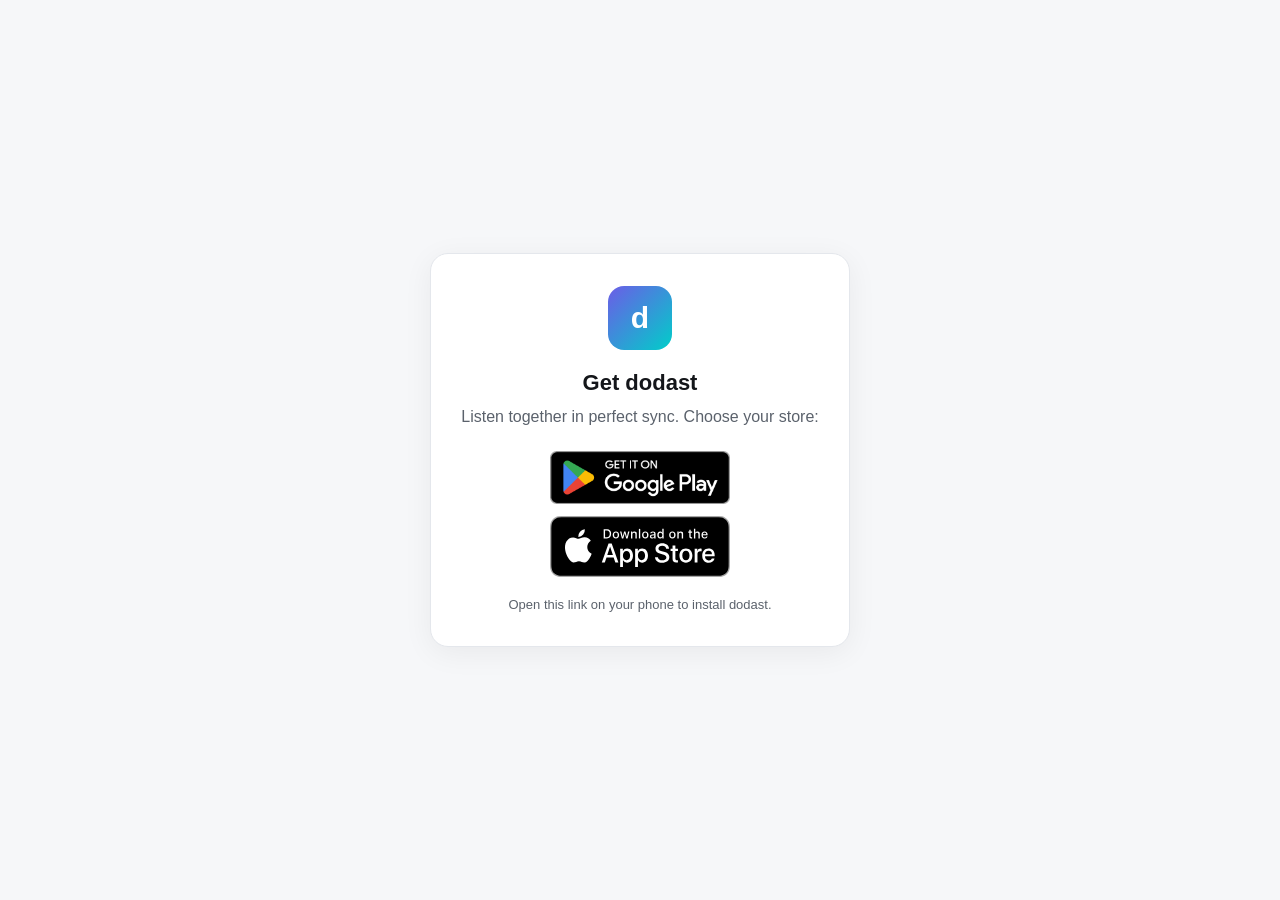
<file: get/index.html>
<!doctype html>
<html lang="en">
<head>
<meta charset="utf-8">
<meta name="viewport" content="width=device-width, initial-scale=1">
<meta name="robots" content="noindex">
<title>Get dodast</title>
<style>
  :root{
    --bg:#f6f7f9; --card:#ffffff; --fg:#14161a; --muted:#5b626c;
    --border:#e4e7ec; --accent:#6c5ce7;
  }
  @media (prefers-color-scheme: dark){
    :root{
      --bg:#0e1013; --card:#171a1f; --fg:#f2f4f7; --muted:#a4abb5;
      --border:#262b32; --accent:#8b7bf0;
    }
  }
  *{box-sizing:border-box}
  html,body{margin:0;height:100%}
  body{
    background:var(--bg); color:var(--fg);
    font:16px/1.5 -apple-system,BlinkMacSystemFont,"Segoe UI",Roboto,Helvetica,Arial,sans-serif;
    display:flex; align-items:center; justify-content:center; padding:24px;
  }
  .card{
    background:var(--card); border:1px solid var(--border); border-radius:18px;
    max-width:420px; width:100%; padding:32px 26px; text-align:center;
    box-shadow:0 6px 30px rgba(0,0,0,.06);
  }
  .logo{
    width:64px;height:64px;border-radius:16px;margin:0 auto 16px;
    background:linear-gradient(135deg,var(--accent),#00cec9);
    display:flex;align-items:center;justify-content:center;color:#fff;font-weight:800;font-size:30px;
  }
  h1{font-size:22px;margin:0 0 6px}
  p{color:var(--muted);margin:0 0 22px}
  .badges{display:flex;flex-direction:column;align-items:center;gap:12px}
  .store-badge{display:inline-flex}
  .store-badge img{display:block;width:180px;max-width:100%;height:auto}
  .hint{margin-top:18px;font-size:13px;color:var(--muted)}
  .hint a{color:var(--accent)}
</style>
</head>
<body>
<main class="card">
  <div class="logo">d</div>
  <h1>Get dodast</h1>
  <p>Listen together in perfect sync. Choose your store:</p>
  <div class="badges" id="badges"></div>
  <div class="hint" id="hint"></div>
</main>
<script>
(function(){
  var PLAY_URL = "https://play.google.com/store/apps/details?id=com.mkhakpaki.dodast";
  var APP_STORE_URL = "https://apps.apple.com/app/id6790904205";

  // Preserve ALL incoming query params verbatim on redirect.
  var rawQuery = location.search.replace(/^\?/, "");
  function play(){ return rawQuery ? PLAY_URL + "&" + rawQuery : PLAY_URL; }
  function appStore(){ return APP_STORE_URL + location.search; }

  var ua = navigator.userAgent || "";
  var isAndroid = /Android/i.test(ua);
  // iPadOS 13+ masquerades as Mac; treat touch-capable Macs as iPad.
  var isIOS = /iPhone|iPad|iPod/i.test(ua) || (/Macintosh/i.test(ua) && "ontouchend" in document);

  var badges = document.getElementById("badges");
  var hint = document.getElementById("hint");

  function playBadge(){
    return '<a class="store-badge" href="'+play()+'" aria-label="Get it on Google Play">'+
           '<img src="../google-play-badge.png" alt="Get it on Google Play" width="180"></a>';
  }
  function appStoreBadge(){
    return '<a class="store-badge" href="'+appStore()+'" aria-label="Download on the App Store">'+
           '<img src="../app-store-badge.svg" alt="Download on the App Store" width="180"></a>';
  }

  if (isAndroid){
    badges.innerHTML = playBadge() + appStoreBadge();
    hint.innerHTML = 'Taking you to Google Play&hellip; <a href="'+play()+'">Open manually</a>';
    location.replace(play());
  } else if (isIOS){
    badges.innerHTML = appStoreBadge() + playBadge();
    hint.innerHTML = 'Taking you to the App Store&hellip; <a href="'+appStore()+'">Open manually</a>';
    location.replace(appStore());
  } else {
    // Desktop / everything else: offer both, redirect nowhere.
    badges.innerHTML = playBadge() + appStoreBadge();
    hint.textContent = "Open this link on your phone to install dodast.";
  }
})();
</script>
</body>
</html>
</file>
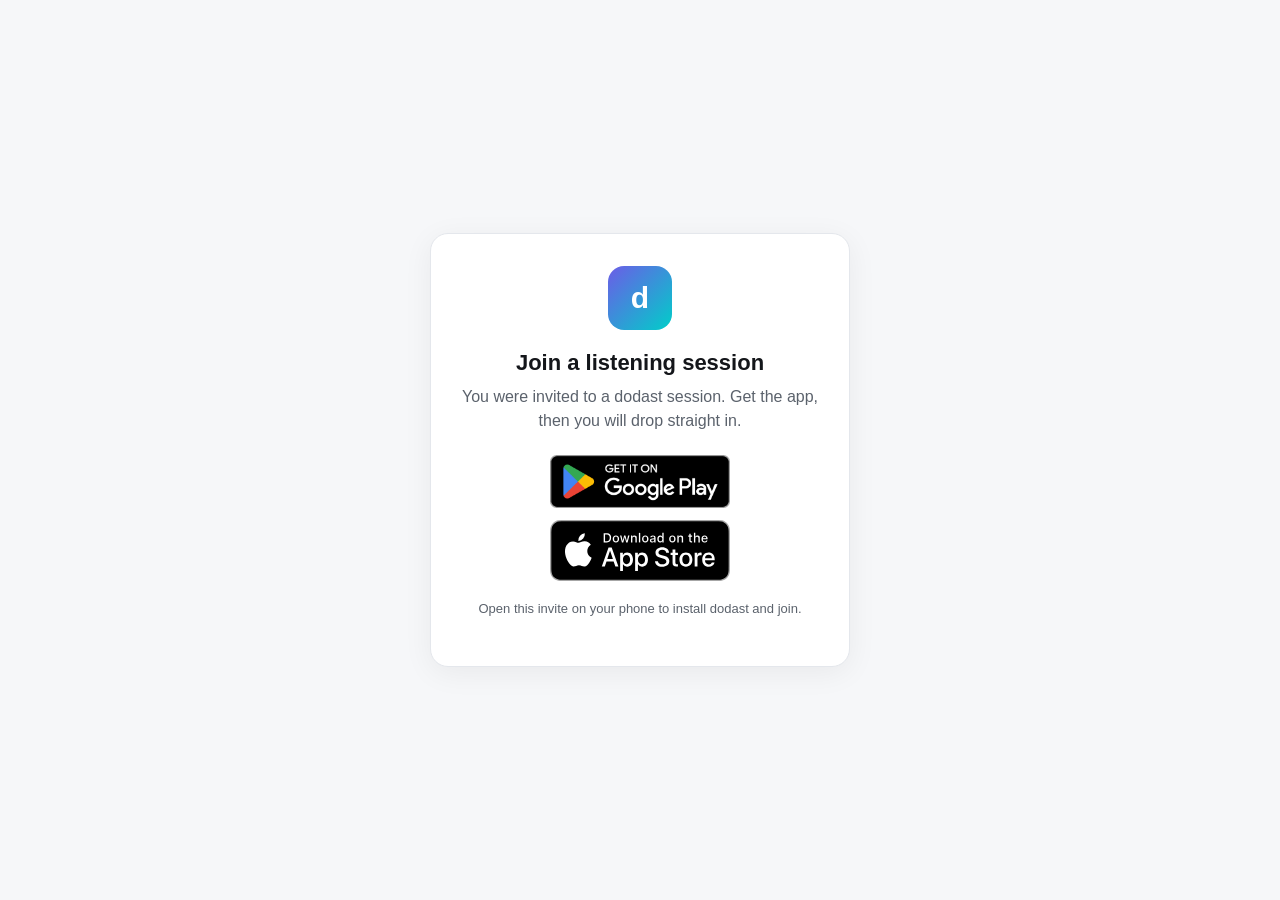
<file: join/index.html>
<!doctype html>
<html lang="en">
<head>
<meta charset="utf-8">
<meta name="viewport" content="width=device-width, initial-scale=1">
<meta name="robots" content="noindex">
<title>Join a dodast session</title>
<style>
  :root{
    --bg:#f6f7f9; --card:#ffffff; --fg:#14161a; --muted:#5b626c;
    --border:#e4e7ec; --accent:#6c5ce7;
  }
  @media (prefers-color-scheme: dark){
    :root{
      --bg:#0e1013; --card:#171a1f; --fg:#f2f4f7; --muted:#a4abb5;
      --border:#262b32; --accent:#8b7bf0;
    }
  }
  *{box-sizing:border-box}
  html,body{margin:0;height:100%}
  body{
    background:var(--bg); color:var(--fg);
    font:16px/1.5 -apple-system,BlinkMacSystemFont,"Segoe UI",Roboto,Helvetica,Arial,sans-serif;
    display:flex; align-items:center; justify-content:center; padding:24px;
  }
  .card{
    background:var(--card); border:1px solid var(--border); border-radius:18px;
    max-width:420px; width:100%; padding:32px 26px; text-align:center;
    box-shadow:0 6px 30px rgba(0,0,0,.06);
  }
  .logo{
    width:64px;height:64px;border-radius:16px;margin:0 auto 16px;
    background:linear-gradient(135deg,var(--accent),#00cec9);
    display:flex;align-items:center;justify-content:center;color:#fff;font-weight:800;font-size:30px;
  }
  h1{font-size:22px;margin:0 0 6px}
  p{color:var(--muted);margin:0 0 22px}
  .badges{display:flex;flex-direction:column;align-items:center;gap:12px}
  .store-badge{display:inline-flex}
  .store-badge img{display:block;width:180px;max-width:100%;height:auto}
  .hint{margin-top:18px;font-size:13px;color:var(--muted)}
  .hint a{color:var(--accent)}
  .addr{margin-top:16px;font-size:13px;color:var(--muted)}
  .addr code{font:13px/1.4 ui-monospace,SFMono-Regular,Menlo,Consolas,monospace;
    background:rgba(127,127,127,.14);padding:2px 7px;border-radius:6px}
</style>
</head>
<body>
<main class="card">
  <div class="logo">d</div>
  <h1>Join a listening session</h1>
  <p>You were invited to a dodast session. Get the app, then you will drop straight in.</p>
  <div class="badges" id="badges"></div>
  <div class="hint" id="hint"></div>
  <div class="addr" id="addr"></div>
</main>
<script>
(function(){
  var PLAY_URL = "https://play.google.com/store/apps/details?id=com.mkhakpaki.dodast";
  var APP_STORE_URL = "https://apps.apple.com/app/id6790904205";

  // Preserve ALL incoming query params. The session payload (host/port) rides here.
  var rawQuery = location.search.replace(/^\?/, "");
  // Android: fold the whole payload into the Play install-referrer so a future install can resolve
  // it (the app's JoinLink.parse ignores unknown params). Keeps the session address travelling.
  function play(){ return rawQuery ? PLAY_URL + "&referrer=" + encodeURIComponent(rawQuery) : PLAY_URL; }
  function appStore(){ return APP_STORE_URL + location.search; }

  var ua = navigator.userAgent || "";
  var isAndroid = /Android/i.test(ua);
  var isIOS = /iPhone|iPad|iPod/i.test(ua) || (/Macintosh/i.test(ua) && "ontouchend" in document);

  var badges = document.getElementById("badges");
  var hint = document.getElementById("hint");
  var addr = document.getElementById("addr");

  function playBadge(){
    return '<a class="store-badge" href="'+play()+'" aria-label="Get it on Google Play">'+
           '<img src="../google-play-badge.png" alt="Get it on Google Play" width="180"></a>';
  }
  function appStoreBadge(){
    return '<a class="store-badge" href="'+appStore()+'" aria-label="Download on the App Store">'+
           '<img src="../app-store-badge.svg" alt="Download on the App Store" width="180"></a>';
  }

  // Show the session address (text-selectable) so someone who already has the app can type it in.
  function showAddress(){
    var q = {}; rawQuery.split("&").forEach(function(kv){ var p=kv.split("="); if(p[0]) q[p[0]]=decodeURIComponent(p[1]||""); });
    if (q.host){
      var a = q.host + (q.port ? ":" + q.port : "");
      addr.innerHTML = 'Already have dodast? Open it and enter <code>'+a.replace(/</g,"&lt;")+'</code> on the Join screen.';
    }
  }

  if (isAndroid){
    badges.innerHTML = playBadge() + appStoreBadge();
    hint.innerHTML = 'Taking you to Google Play&hellip; <a href="'+play()+'">Open manually</a>';
    location.replace(play());
  } else if (isIOS){
    badges.innerHTML = appStoreBadge() + playBadge();
    hint.innerHTML = 'Taking you to the App Store&hellip; <a href="'+appStore()+'">Open manually</a>';
    location.replace(appStore());
  } else {
    badges.innerHTML = playBadge() + appStoreBadge();
    hint.textContent = "Open this invite on your phone to install dodast and join.";
    showAddress();
  }
})();
</script>
</body>
</html>
</file>
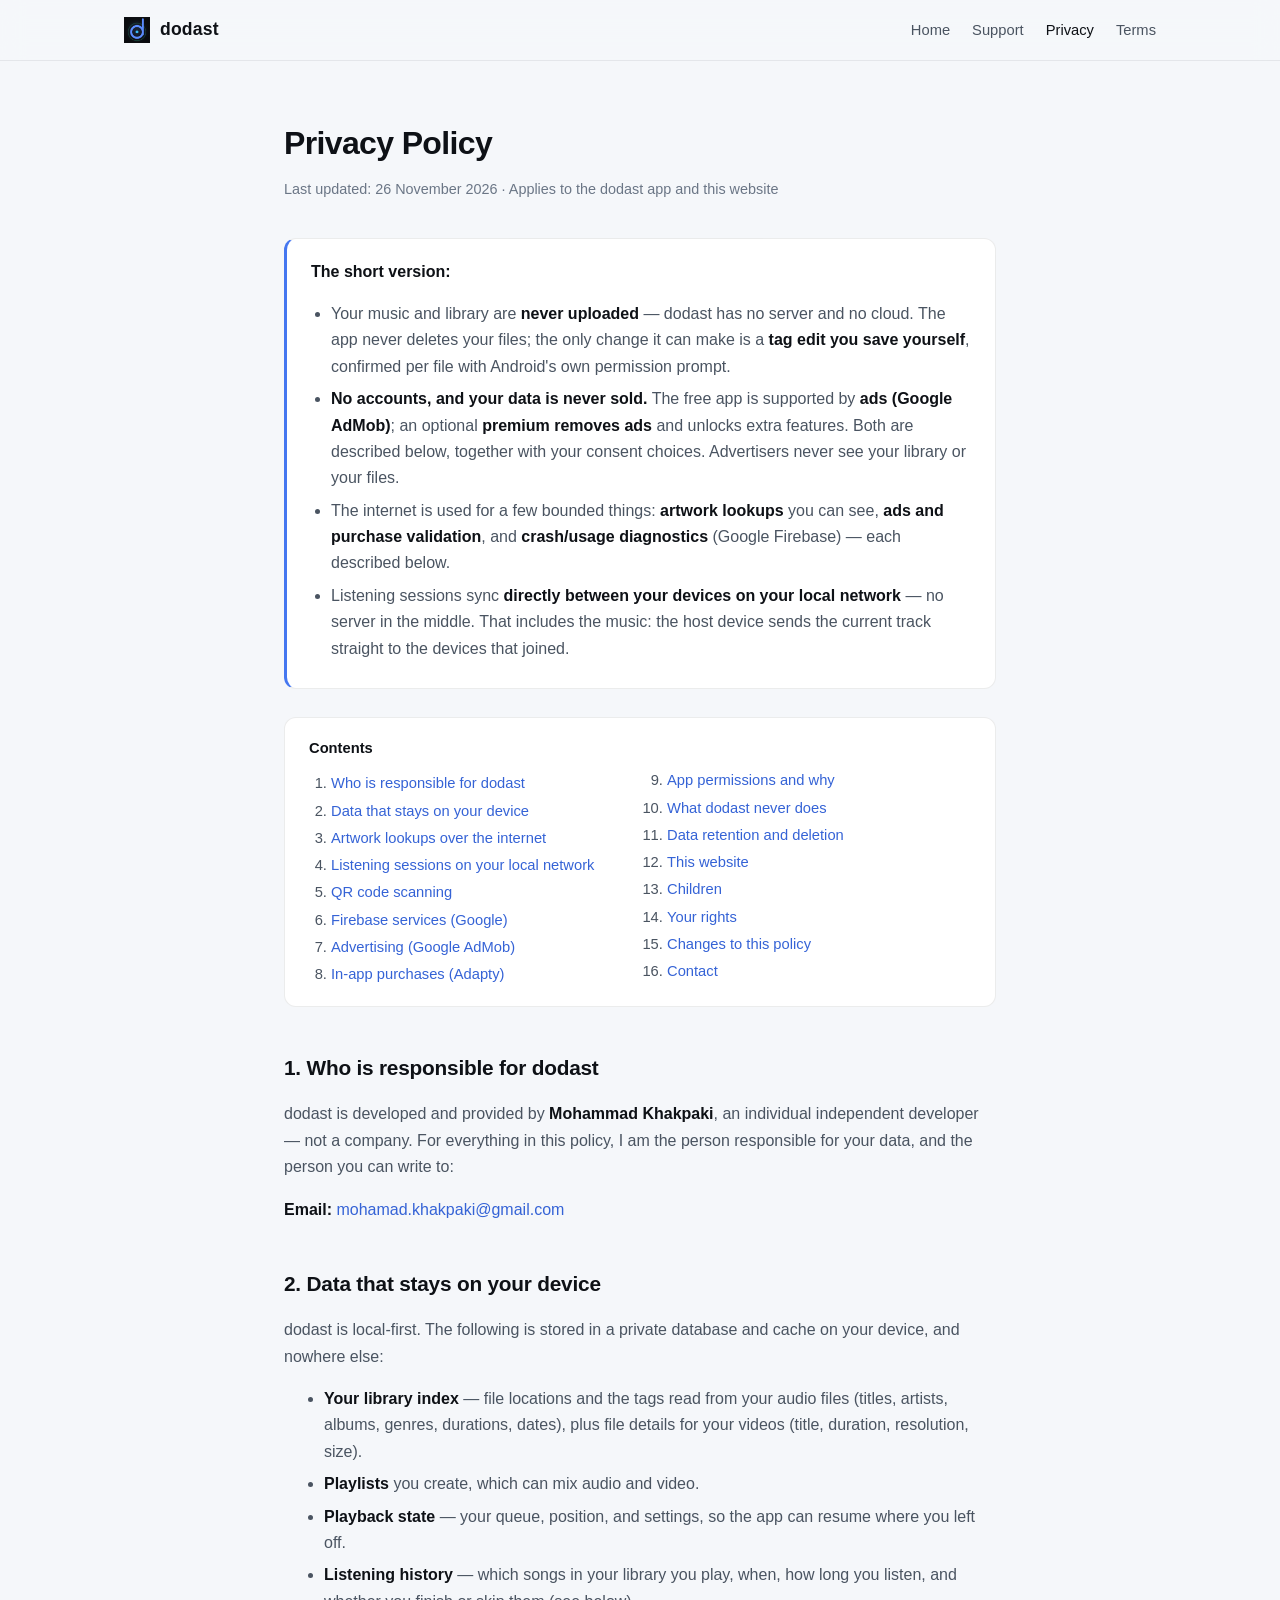
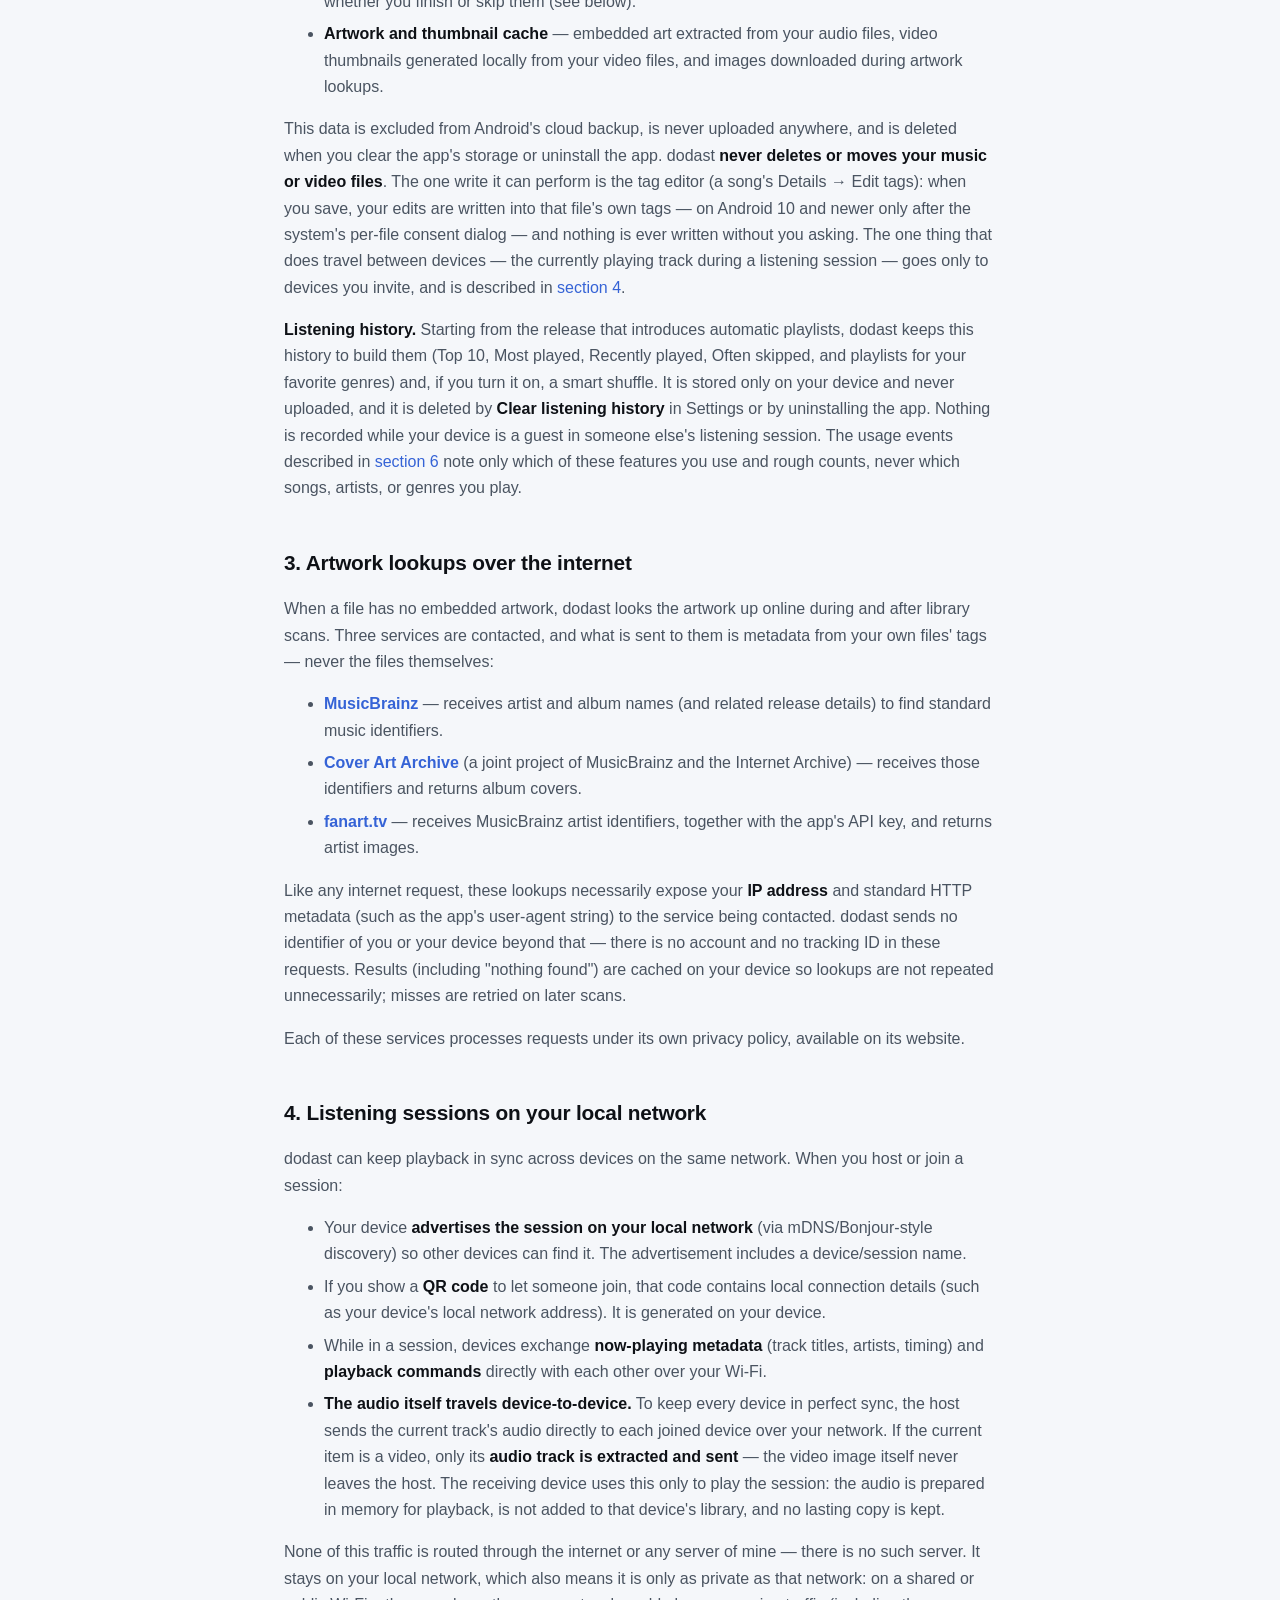
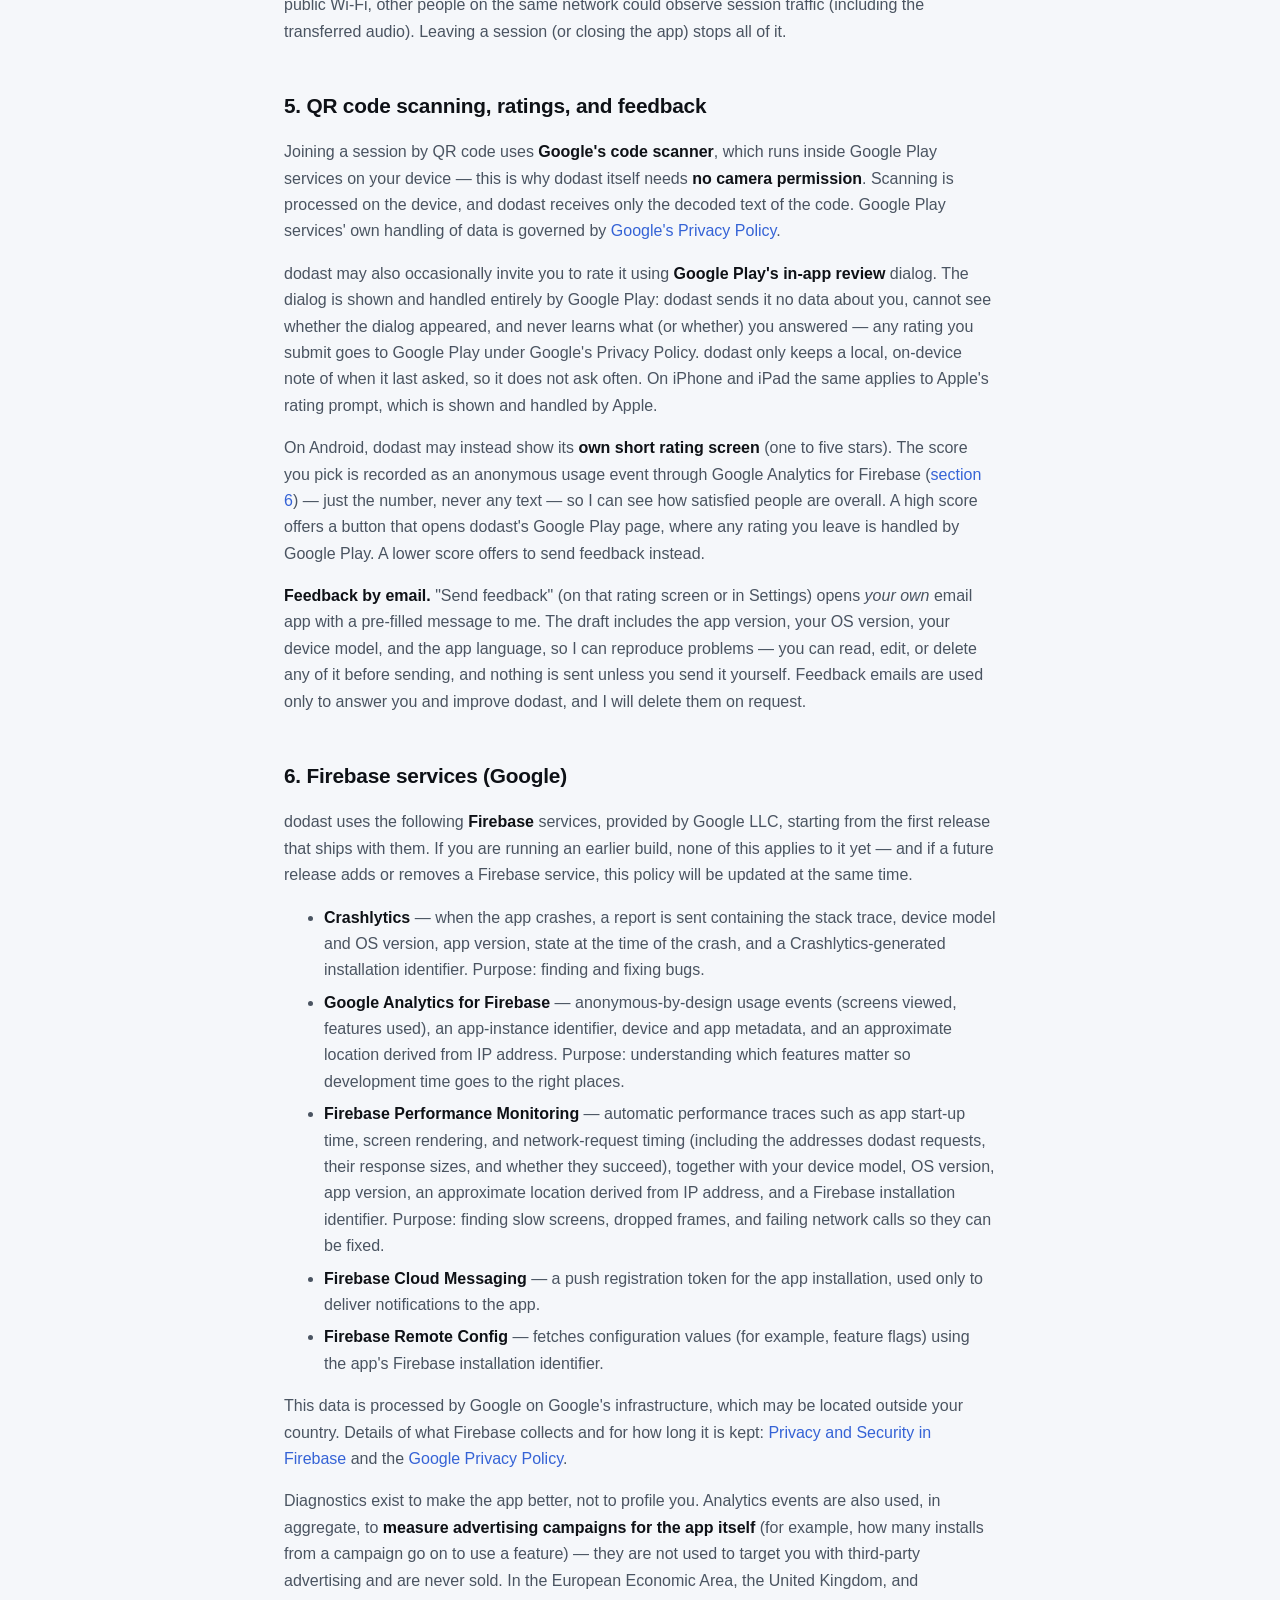
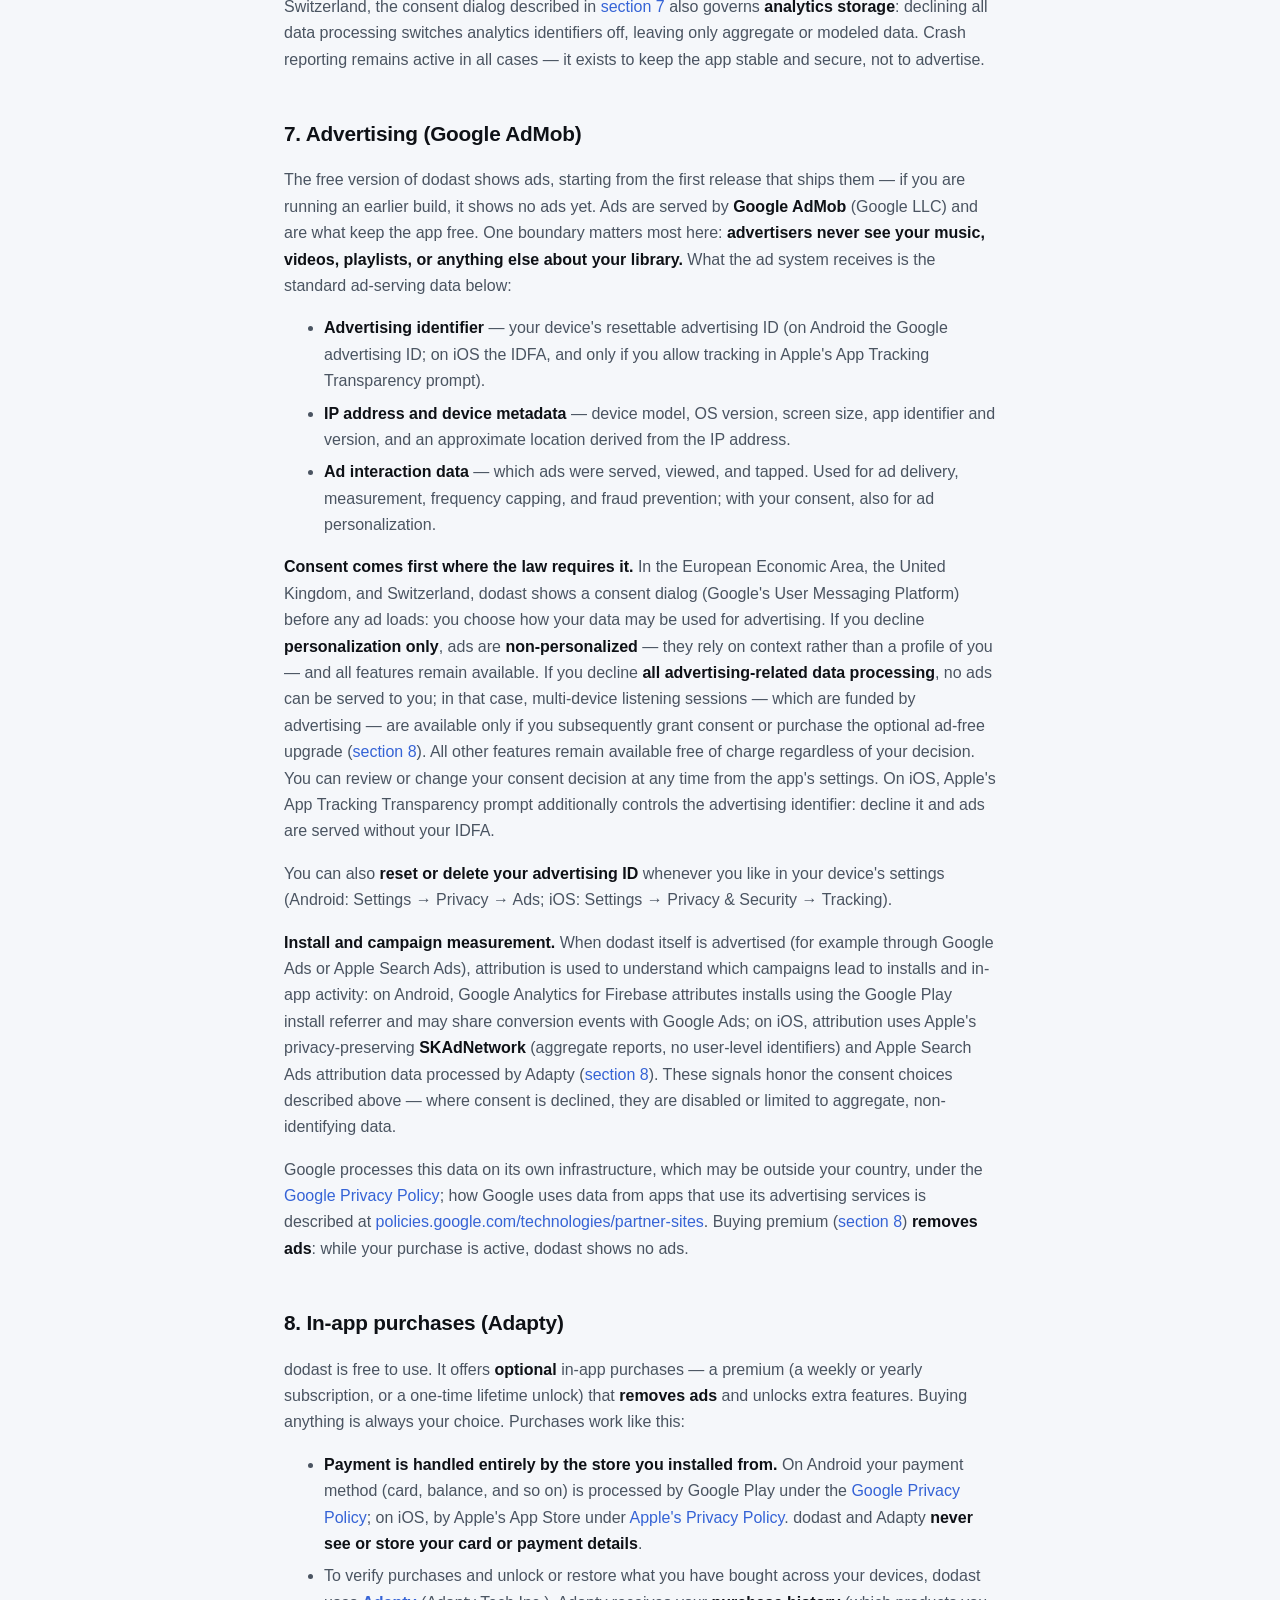
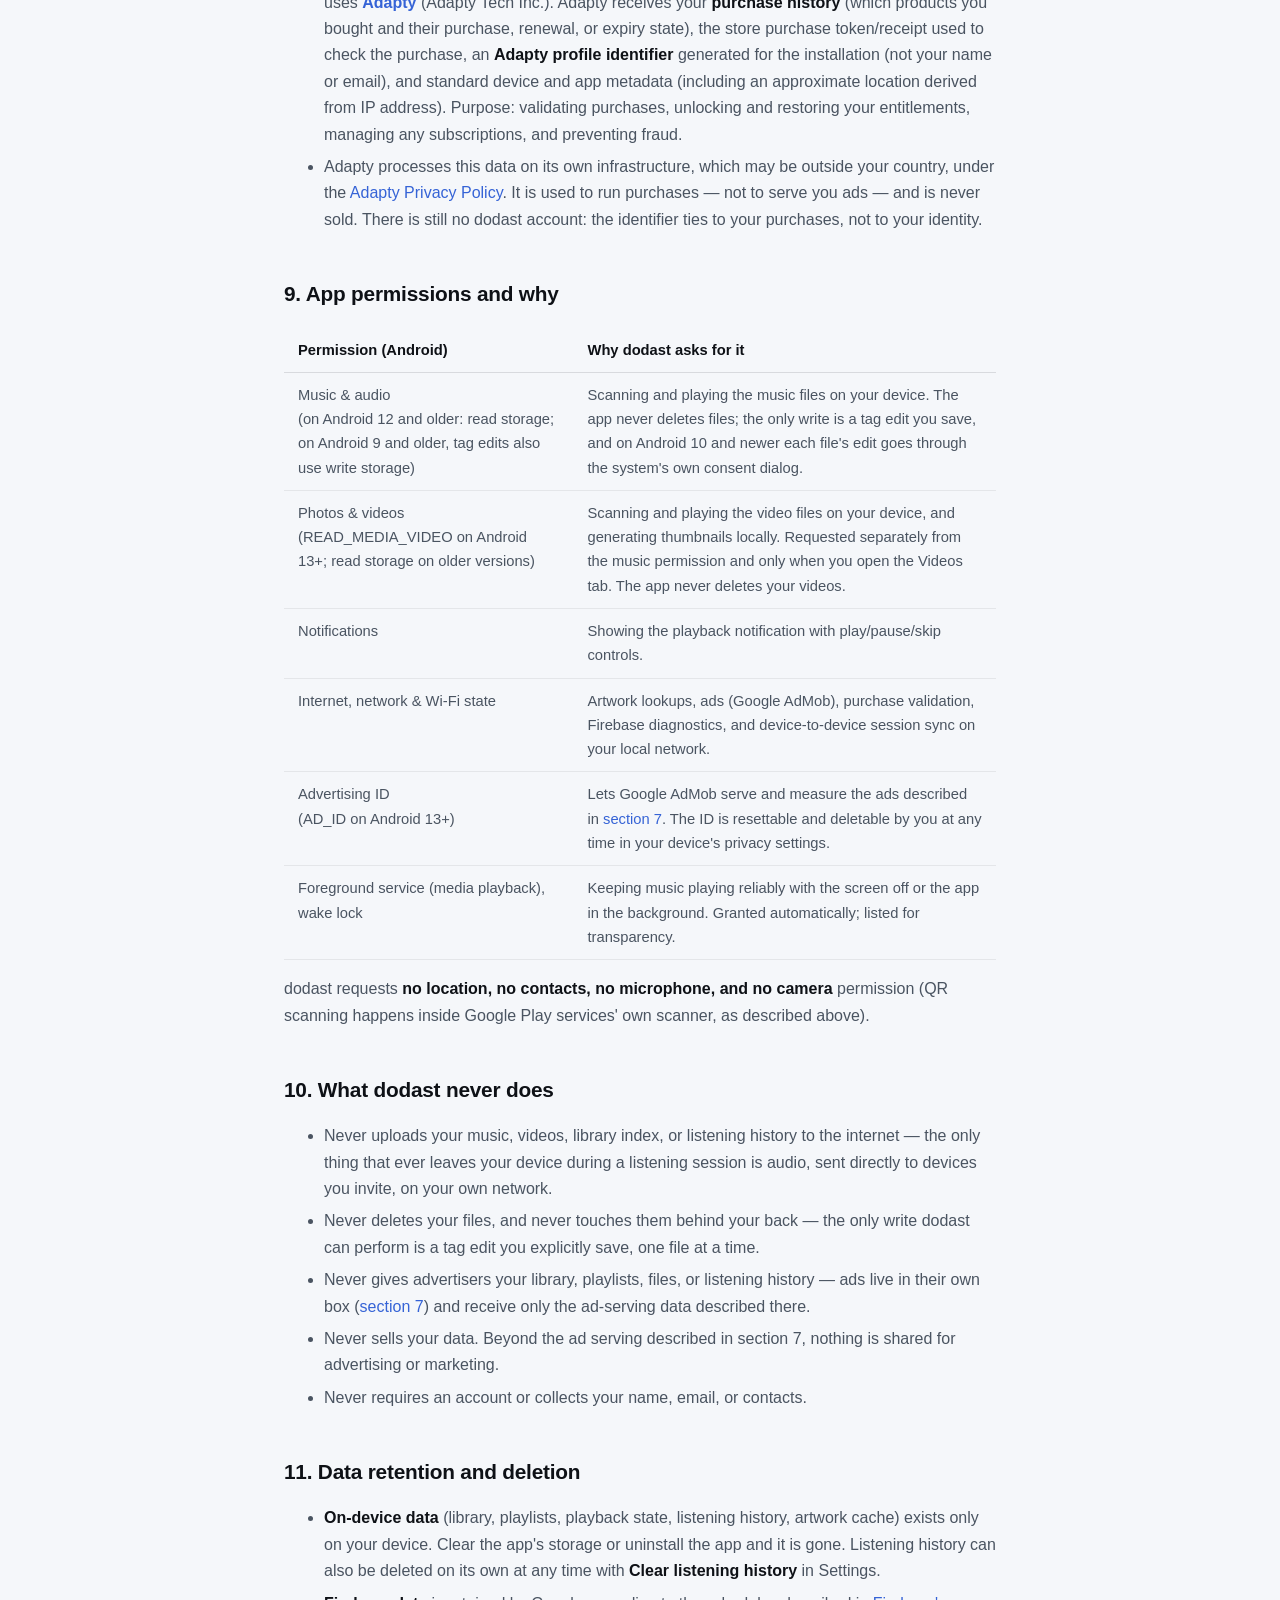
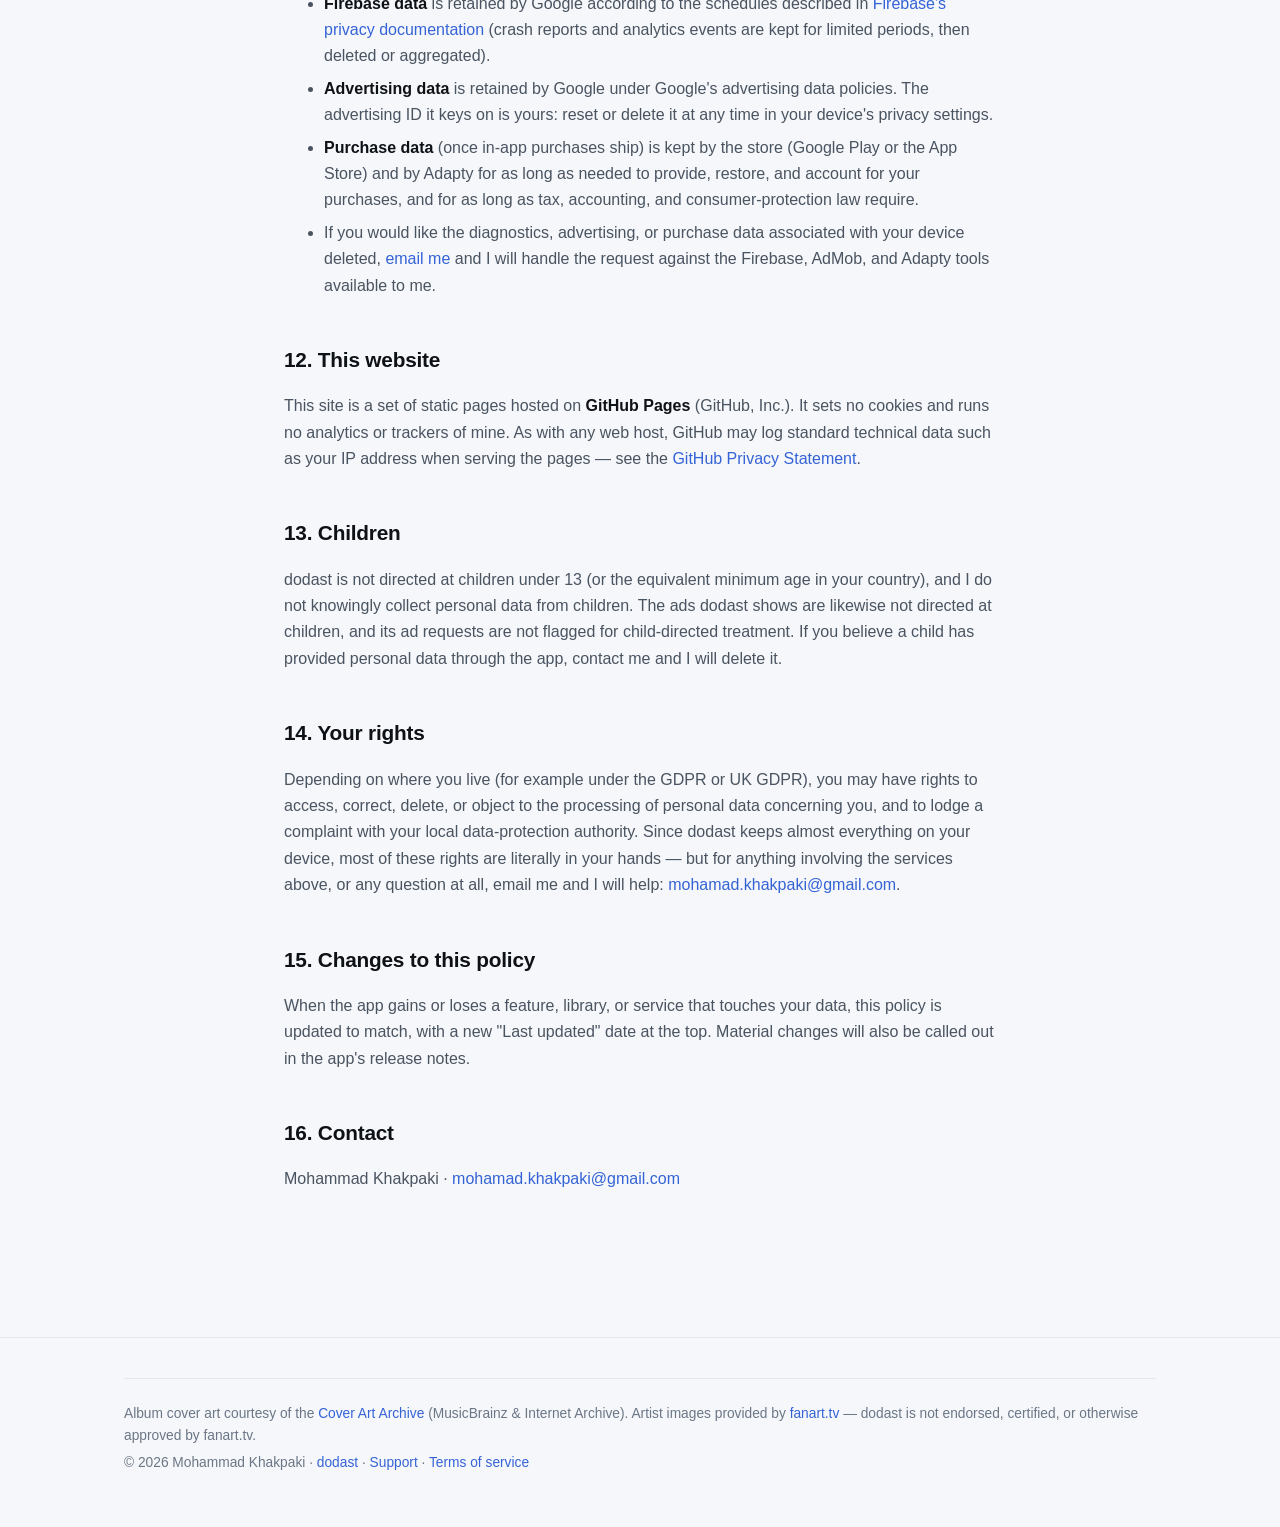
<file: privacy.html>
<!DOCTYPE html>
<!--
  MAINTENANCE RULE (do not delete):
  Whenever a library, SDK, or third-party service is ADDED to or REMOVED from the dodast app,
  update the matching section below (and its counterpart in terms.html) and bump the
  "Last updated" date. Currently covered:
    - On-device: Media3/ExoPlayer, SQLDelight, Koin, Compose Multiplatform, kotlinx, ZXing (QR
      generation), jaudiotagger (tag editor; LOCAL file writes only, no network)
    - Video (added 5 July 2026): dodast also scans and plays video files on the device (own
      permission: READ_MEDIA_VIDEO on Android 13+), generates thumbnails locally via Coil's
      VideoFrameDecoder (no network involved), and supports mixed audio+video playlists. When a
      session host shares a video, only its DEMUXED AUDIO TRACK is sent to synced clients, not
      the video itself.
    - The tag editor is the ONE write dodast performs on audio files (user-initiated, per-file
      system consent on Android 10+). "Never deletes" stays true; do not reintroduce "read-only"
      wording while the editor exists.
    - Listening history (added 26 November 2026, sections 2, 10, 11; pre-covered ahead of the
      smart-playlists release): local play_event table (song id, title|artist|duration match
      key, start time, time listened, duration, how the play ended) behind the auto playlists
      (Top 10, Most played, Recently played, Your <Genre>, Often skipped) and opt-in smart
      shuffle. Stored only in the app database: never uploaded, synced or shared (Android
      allowBackup=false). Nothing is recorded while the device is a session guest. Two app-side
      promises this text depends on: the Settings action is labelled "Clear listening history",
      and analytics about the feature carry only enum types + count buckets, never track ids,
      titles, artists or genres. If history is ever synced, backed up, shared or sent in
      analytics, rewrite section 2. iOS (live since 2 August 2026): the app database is NOT yet
      excluded from iCloud device backup, which already affects all of section 2; exclude it
      in the app or qualify "never uploaded" for iPhone backups.
    - Network: Ktor + Coil -> MusicBrainz, Cover Art Archive, fanart.tv
    - Google: Play services code scanner (QR join), Play in-app review (added 10 July 2026 —
      dialog drawn by Google Play; app sends no data, only a local last-asked timestamp), Firebase
      (Crashlytics, Analytics, Performance Monitoring, Cloud Messaging, Remote Config) -
      pre-covered ahead of the release that ships them
    - Ratings + feedback (added 23 October 2026, section 5): dodast's own star-rating sheet
      (Android; the score 1-5 is a GA4 event, no text), store-page link-out, and a "Send
      feedback" mailto draft carrying app version / OS / device model / language. No new SDK.
    - Ads (added 15 July 2026, pre-covered ahead of the release that ships them): Google AdMob
      in the free app + Google UMP consent SDK (EEA/UK/CH consent form; ATT on iOS). Collects
      advertising ID (AD_ID permission on Android 13+), IP-derived approximate location, device
      metadata, ad interaction events. Section 7; also reflected in the summary card, permissions
      table, never-list, retention, and children sections. Keep the Play "Ads" declaration, Play
      Data safety form, and App Store privacy labels in sync with this section.
    - Purchases (PLANNED, not yet shipped): Adapty SDK + Google Play Billing (Android) / Apple
      In-App Purchase (iOS) for optional in-app purchases - pre-covered in section 8. Premium
      REMOVES ADS (stated in sections 7 and 8 here, terms sections 7 and 8, support FAQ) — if
      that changes, update all four spots. When it ships, confirm the collected data types
      (purchase history, Adapty profile id, device metadata) and keep the Play Data safety form
      + App Store privacy labels in sync.
    - Session sync transfers the CURRENT TRACK's full bytes host->clients (protocol FileOffer).
      The "no lasting copy" wording in section 4 depends on clients decoding in memory and
      deleting the decode temp file (AudioPlayer.prepare). Re-check that section if received
      tracks ever get cached or persisted.
-->
<html lang="en">
<head>
  <meta charset="utf-8">
  <meta name="viewport" content="width=device-width, initial-scale=1">
  <title>Privacy Policy — dodast</title>
  <meta name="description" content="The dodast privacy policy: what stays on your device (almost everything), what goes over the network (artwork lookups, ads, purchases, and diagnostics), and your choices.">
  <link rel="canonical" href="https://mkhakpaki.github.io/dodast/privacy.html">
  <meta name="theme-color" content="#0b0d10" media="(prefers-color-scheme: dark)">
  <meta name="theme-color" content="#f5f7fa" media="(prefers-color-scheme: light)">
  <link rel="icon" href="favicon.ico" sizes="any">
  <link rel="icon" type="image/svg+xml" href="favicon.svg">
  <link rel="icon" type="image/png" sizes="32x32" href="favicon-32.png">
  <link rel="icon" type="image/png" sizes="16x16" href="favicon-16.png">
  <link rel="apple-touch-icon" href="apple-touch-icon.png">
  <link rel="manifest" href="site.webmanifest">
  <meta name="apple-itunes-app" content="app-id=6790904205">
  <link rel="stylesheet" href="style.css">
  <script src="app-install.js" defer></script>
</head>
<body>

<header class="site-header">
  <div class="wrap">
    <a class="brand" href="./">
      <img src="icon-192.png" alt="dodast" width="26" height="26">
      dodast
    </a>
    <nav class="site-nav" aria-label="Site">
      <a href="./">Home</a>
      <a href="support.html">Support</a>
      <a href="privacy.html" aria-current="page">Privacy</a>
      <a href="terms.html">Terms</a>
    </nav>
  </div>
</header>

<main class="doc">
  <header class="doc-head">
    <h1>Privacy Policy</h1>
    <p class="updated">Last updated: 26 November 2026 · Applies to the dodast app and this website</p>
  </header>

  <div class="summary-card">
    <p><strong>The short version:</strong></p>
    <ul>
      <li>Your music and library are <strong>never uploaded</strong> — dodast has no server and no cloud. The app never deletes your files; the only change it can make is a <strong>tag edit you save yourself</strong>, confirmed per file with Android's own permission prompt.</li>
      <li><strong>No accounts, and your data is never sold.</strong> The free app is supported by <strong>ads (Google AdMob)</strong>; an optional <strong>premium removes ads</strong> and unlocks extra features. Both are described below, together with your consent choices. Advertisers never see your library or your files.</li>
      <li>The internet is used for a few bounded things: <strong>artwork lookups</strong> you can see, <strong>ads and purchase validation</strong>, and <strong>crash/usage diagnostics</strong> (Google Firebase) — each described below.</li>
      <li>Listening sessions sync <strong>directly between your devices on your local network</strong> — no server in the middle. That includes the music: the host device sends the current track straight to the devices that joined.</li>
    </ul>
  </div>

  <nav class="toc" aria-label="Contents">
    <strong>Contents</strong>
    <ol>
      <li><a href="#controller">Who is responsible for dodast</a></li>
      <li><a href="#on-device">Data that stays on your device</a></li>
      <li><a href="#artwork">Artwork lookups over the internet</a></li>
      <li><a href="#sessions">Listening sessions on your local network</a></li>
      <li><a href="#qr">QR code scanning</a></li>
      <li><a href="#firebase">Firebase services (Google)</a></li>
      <li><a href="#ads">Advertising (Google AdMob)</a></li>
      <li><a href="#purchases">In-app purchases (Adapty)</a></li>
      <li><a href="#permissions">App permissions and why</a></li>
      <li><a href="#never">What dodast never does</a></li>
      <li><a href="#retention">Data retention and deletion</a></li>
      <li><a href="#website">This website</a></li>
      <li><a href="#children">Children</a></li>
      <li><a href="#rights">Your rights</a></li>
      <li><a href="#changes">Changes to this policy</a></li>
      <li><a href="#contact">Contact</a></li>
    </ol>
  </nav>

  <h2 id="controller">1. Who is responsible for dodast</h2>
  <p>dodast is developed and provided by <strong>Mohammad Khakpaki</strong>, an individual independent developer — not a company. For everything in this policy, I am the person responsible for your data, and the person you can write to:</p>
  <p><strong>Email:</strong> <a href="mailto:mohamad.khakpaki@gmail.com">mohamad.khakpaki@gmail.com</a></p>

  <h2 id="on-device">2. Data that stays on your device</h2>
  <p>dodast is local-first. The following is stored in a private database and cache on your device, and nowhere else:</p>
  <ul>
    <li><strong>Your library index</strong> — file locations and the tags read from your audio files (titles, artists, albums, genres, durations, dates), plus file details for your videos (title, duration, resolution, size).</li>
    <li><strong>Playlists</strong> you create, which can mix audio and video.</li>
    <li><strong>Playback state</strong> — your queue, position, and settings, so the app can resume where you left off.</li>
    <li><strong>Listening history</strong> — which songs in your library you play, when, how long you listen, and whether you finish or skip them (see below).</li>
    <li><strong>Artwork and thumbnail cache</strong> — embedded art extracted from your audio files, video thumbnails generated locally from your video files, and images downloaded during artwork lookups.</li>
  </ul>
  <p>This data is excluded from Android's cloud backup, is never uploaded anywhere, and is deleted when you clear the app's storage or uninstall the app. dodast <strong>never deletes or moves your music or video files</strong>. The one write it can perform is the tag editor (a song's Details → Edit tags): when you save, your edits are written into that file's own tags — on Android 10 and newer only after the system's per-file consent dialog — and nothing is ever written without you asking. The one thing that does travel between devices — the currently playing track during a listening session — goes only to devices you invite, and is described in <a href="#sessions">section 4</a>.</p>
  <p><strong>Listening history.</strong> Starting from the release that introduces automatic playlists, dodast keeps this history to build them (Top 10, Most played, Recently played, Often skipped, and playlists for your favorite genres) and, if you turn it on, a smart shuffle. It is stored only on your device and never uploaded, and it is deleted by <strong>Clear listening history</strong> in Settings or by uninstalling the app. Nothing is recorded while your device is a guest in someone else's listening session. The usage events described in <a href="#firebase">section 6</a> note only which of these features you use and rough counts, never which songs, artists, or genres you play.</p>

  <h2 id="artwork">3. Artwork lookups over the internet</h2>
  <p>When a file has no embedded artwork, dodast looks the artwork up online during and after library scans. Three services are contacted, and what is sent to them is metadata from your own files' tags — never the files themselves:</p>
  <ul>
    <li><strong><a href="https://musicbrainz.org" rel="external">MusicBrainz</a></strong> — receives artist and album names (and related release details) to find standard music identifiers.</li>
    <li><strong><a href="https://coverartarchive.org" rel="external">Cover Art Archive</a></strong> (a joint project of MusicBrainz and the Internet Archive) — receives those identifiers and returns album covers.</li>
    <li><strong><a href="https://fanart.tv" rel="external">fanart.tv</a></strong> — receives MusicBrainz artist identifiers, together with the app's API key, and returns artist images.</li>
  </ul>
  <p>Like any internet request, these lookups necessarily expose your <strong>IP address</strong> and standard HTTP metadata (such as the app's user-agent string) to the service being contacted. dodast sends no identifier of you or your device beyond that — there is no account and no tracking ID in these requests. Results (including "nothing found") are cached on your device so lookups are not repeated unnecessarily; misses are retried on later scans.</p>
  <p>Each of these services processes requests under its own privacy policy, available on its website.</p>

  <h2 id="sessions">4. Listening sessions on your local network</h2>
  <p>dodast can keep playback in sync across devices on the same network. When you host or join a session:</p>
  <ul>
    <li>Your device <strong>advertises the session on your local network</strong> (via mDNS/Bonjour-style discovery) so other devices can find it. The advertisement includes a device/session name.</li>
    <li>If you show a <strong>QR code</strong> to let someone join, that code contains local connection details (such as your device's local network address). It is generated on your device.</li>
    <li>While in a session, devices exchange <strong>now-playing metadata</strong> (track titles, artists, timing) and <strong>playback commands</strong> directly with each other over your Wi-Fi.</li>
    <li><strong>The audio itself travels device-to-device.</strong> To keep every device in perfect sync, the host sends the current track's audio directly to each joined device over your network. If the current item is a video, only its <strong>audio track is extracted and sent</strong> — the video image itself never leaves the host. The receiving device uses this only to play the session: the audio is prepared in memory for playback, is not added to that device's library, and no lasting copy is kept.</li>
  </ul>
  <p>None of this traffic is routed through the internet or any server of mine — there is no such server. It stays on your local network, which also means it is only as private as that network: on a shared or public Wi-Fi, other people on the same network could observe session traffic (including the transferred audio). Leaving a session (or closing the app) stops all of it.</p>

  <h2 id="qr">5. QR code scanning, ratings, and feedback</h2>
  <p>Joining a session by QR code uses <strong>Google's code scanner</strong>, which runs inside Google Play services on your device — this is why dodast itself needs <strong>no camera permission</strong>. Scanning is processed on the device, and dodast receives only the decoded text of the code. Google Play services' own handling of data is governed by <a href="https://policies.google.com/privacy" rel="external">Google's Privacy Policy</a>.</p>
  <p>dodast may also occasionally invite you to rate it using <strong>Google Play's in-app review</strong> dialog. The dialog is shown and handled entirely by Google Play: dodast sends it no data about you, cannot see whether the dialog appeared, and never learns what (or whether) you answered — any rating you submit goes to Google Play under Google's Privacy Policy. dodast only keeps a local, on-device note of when it last asked, so it does not ask often. On iPhone and iPad the same applies to Apple's rating prompt, which is shown and handled by Apple.</p>
  <p>On Android, dodast may instead show its <strong>own short rating screen</strong> (one to five stars). The score you pick is recorded as an anonymous usage event through Google Analytics for Firebase (<a href="#firebase">section 6</a>) — just the number, never any text — so I can see how satisfied people are overall. A high score offers a button that opens dodast's Google Play page, where any rating you leave is handled by Google Play. A lower score offers to send feedback instead.</p>
  <p><strong>Feedback by email.</strong> "Send feedback" (on that rating screen or in Settings) opens <em>your own</em> email app with a pre-filled message to me. The draft includes the app version, your OS version, your device model, and the app language, so I can reproduce problems — you can read, edit, or delete any of it before sending, and nothing is sent unless you send it yourself. Feedback emails are used only to answer you and improve dodast, and I will delete them on request.</p>

  <h2 id="firebase">6. Firebase services (Google)</h2>
  <p>dodast uses the following <strong>Firebase</strong> services, provided by Google LLC, starting from the first release that ships with them. If you are running an earlier build, none of this applies to it yet — and if a future release adds or removes a Firebase service, this policy will be updated at the same time.</p>
  <ul>
    <li><strong>Crashlytics</strong> — when the app crashes, a report is sent containing the stack trace, device model and OS version, app version, state at the time of the crash, and a Crashlytics-generated installation identifier. Purpose: finding and fixing bugs.</li>
    <li><strong>Google Analytics for Firebase</strong> — anonymous-by-design usage events (screens viewed, features used), an app-instance identifier, device and app metadata, and an approximate location derived from IP address. Purpose: understanding which features matter so development time goes to the right places.</li>
    <li><strong>Firebase Performance Monitoring</strong> — automatic performance traces such as app start-up time, screen rendering, and network-request timing (including the addresses dodast requests, their response sizes, and whether they succeed), together with your device model, OS version, app version, an approximate location derived from IP address, and a Firebase installation identifier. Purpose: finding slow screens, dropped frames, and failing network calls so they can be fixed.</li>
    <li><strong>Firebase Cloud Messaging</strong> — a push registration token for the app installation, used only to deliver notifications to the app.</li>
    <li><strong>Firebase Remote Config</strong> — fetches configuration values (for example, feature flags) using the app's Firebase installation identifier.</li>
  </ul>
  <p>This data is processed by Google on Google's infrastructure, which may be located outside your country. Details of what Firebase collects and for how long it is kept: <a href="https://firebase.google.com/support/privacy" rel="external">Privacy and Security in Firebase</a> and the <a href="https://policies.google.com/privacy" rel="external">Google Privacy Policy</a>.</p>
  <p>Diagnostics exist to make the app better, not to profile you. Analytics events are also used, in aggregate, to <strong>measure advertising campaigns for the app itself</strong> (for example, how many installs from a campaign go on to use a feature) — they are not used to target you with third-party advertising and are never sold. In the European Economic Area, the United Kingdom, and Switzerland, the consent dialog described in <a href="#ads">section 7</a> also governs <strong>analytics storage</strong>: declining all data processing switches analytics identifiers off, leaving only aggregate or modeled data. Crash reporting remains active in all cases — it exists to keep the app stable and secure, not to advertise.</p>

  <h2 id="ads">7. Advertising (Google AdMob)</h2>
  <p>The free version of dodast shows ads, starting from the first release that ships them — if you are running an earlier build, it shows no ads yet. Ads are served by <strong>Google AdMob</strong> (Google LLC) and are what keep the app free. One boundary matters most here: <strong>advertisers never see your music, videos, playlists, or anything else about your library.</strong> What the ad system receives is the standard ad-serving data below:</p>
  <ul>
    <li><strong>Advertising identifier</strong> — your device's resettable advertising ID (on Android the Google advertising ID; on iOS the IDFA, and only if you allow tracking in Apple's App Tracking Transparency prompt).</li>
    <li><strong>IP address and device metadata</strong> — device model, OS version, screen size, app identifier and version, and an approximate location derived from the IP address.</li>
    <li><strong>Ad interaction data</strong> — which ads were served, viewed, and tapped. Used for ad delivery, measurement, frequency capping, and fraud prevention; with your consent, also for ad personalization.</li>
  </ul>
  <p><strong>Consent comes first where the law requires it.</strong> In the European Economic Area, the United Kingdom, and Switzerland, dodast shows a consent dialog (Google's User Messaging Platform) before any ad loads: you choose how your data may be used for advertising. If you decline <strong>personalization only</strong>, ads are <strong>non-personalized</strong> — they rely on context rather than a profile of you — and all features remain available. If you decline <strong>all advertising-related data processing</strong>, no ads can be served to you; in that case, multi-device listening sessions — which are funded by advertising — are available only if you subsequently grant consent or purchase the optional ad-free upgrade (<a href="#purchases">section 8</a>). All other features remain available free of charge regardless of your decision. You can review or change your consent decision at any time from the app's settings. On iOS, Apple's App Tracking Transparency prompt additionally controls the advertising identifier: decline it and ads are served without your IDFA.</p>
  <p>You can also <strong>reset or delete your advertising ID</strong> whenever you like in your device's settings (Android: Settings → Privacy → Ads; iOS: Settings → Privacy &amp; Security → Tracking).</p>
  <p><strong>Install and campaign measurement.</strong> When dodast itself is advertised (for example through Google Ads or Apple Search Ads), attribution is used to understand which campaigns lead to installs and in-app activity: on Android, Google Analytics for Firebase attributes installs using the Google Play install referrer and may share conversion events with Google Ads; on iOS, attribution uses Apple's privacy-preserving <strong>SKAdNetwork</strong> (aggregate reports, no user-level identifiers) and Apple Search Ads attribution data processed by Adapty (<a href="#purchases">section 8</a>). These signals honor the consent choices described above — where consent is declined, they are disabled or limited to aggregate, non-identifying data.</p>
  <p>Google processes this data on its own infrastructure, which may be outside your country, under the <a href="https://policies.google.com/privacy" rel="external">Google Privacy Policy</a>; how Google uses data from apps that use its advertising services is described at <a href="https://policies.google.com/technologies/partner-sites" rel="external">policies.google.com/technologies/partner-sites</a>. Buying premium (<a href="#purchases">section 8</a>) <strong>removes ads</strong>: while your purchase is active, dodast shows no ads.</p>

  <h2 id="purchases">8. In-app purchases (Adapty)</h2>
  <p>dodast is free to use. It offers <strong>optional</strong> in-app purchases — a premium (a weekly or yearly subscription, or a one-time lifetime unlock) that <strong>removes ads</strong> and unlocks extra features. Buying anything is always your choice. Purchases work like this:</p>
  <ul>
    <li><strong>Payment is handled entirely by the store you installed from.</strong> On Android your payment method (card, balance, and so on) is processed by Google Play under the <a href="https://policies.google.com/privacy" rel="external">Google Privacy Policy</a>; on iOS, by Apple's App Store under <a href="https://www.apple.com/legal/privacy/" rel="external">Apple's Privacy Policy</a>. dodast and Adapty <strong>never see or store your card or payment details</strong>.</li>
    <li>To verify purchases and unlock or restore what you have bought across your devices, dodast uses <strong><a href="https://adapty.io" rel="external">Adapty</a></strong> (Adapty Tech Inc.). Adapty receives your <strong>purchase history</strong> (which products you bought and their purchase, renewal, or expiry state), the store purchase token/receipt used to check the purchase, an <strong>Adapty profile identifier</strong> generated for the installation (not your name or email), and standard device and app metadata (including an approximate location derived from IP address). Purpose: validating purchases, unlocking and restoring your entitlements, managing any subscriptions, and preventing fraud.</li>
    <li>Adapty processes this data on its own infrastructure, which may be outside your country, under the <a href="https://adapty.io/privacy/" rel="external">Adapty Privacy Policy</a>. It is used to run purchases — not to serve you ads — and is never sold. There is still no dodast account: the identifier ties to your purchases, not to your identity.</li>
  </ul>

  <h2 id="permissions">9. App permissions and why</h2>
  <table>
    <thead>
      <tr><th>Permission (Android)</th><th>Why dodast asks for it</th></tr>
    </thead>
    <tbody>
      <tr>
        <td>Music &amp; audio<br>(on Android 12 and older: read storage; on Android 9 and older, tag edits also use write storage)</td>
        <td>Scanning and playing the music files on your device. The app never deletes files; the only write is a tag edit you save, and on Android 10 and newer each file's edit goes through the system's own consent dialog.</td>
      </tr>
      <tr>
        <td>Photos &amp; videos<br>(READ_MEDIA_VIDEO on Android 13+; read storage on older versions)</td>
        <td>Scanning and playing the video files on your device, and generating thumbnails locally. Requested separately from the music permission and only when you open the Videos tab. The app never deletes your videos.</td>
      </tr>
      <tr>
        <td>Notifications</td>
        <td>Showing the playback notification with play/pause/skip controls.</td>
      </tr>
      <tr>
        <td>Internet, network &amp; Wi-Fi state</td>
        <td>Artwork lookups, ads (Google AdMob), purchase validation, Firebase diagnostics, and device-to-device session sync on your local network.</td>
      </tr>
      <tr>
        <td>Advertising ID<br>(AD_ID on Android 13+)</td>
        <td>Lets Google AdMob serve and measure the ads described in <a href="#ads">section 7</a>. The ID is resettable and deletable by you at any time in your device's privacy settings.</td>
      </tr>
      <tr>
        <td>Foreground service (media playback), wake lock</td>
        <td>Keeping music playing reliably with the screen off or the app in the background. Granted automatically; listed for transparency.</td>
      </tr>
    </tbody>
  </table>
  <p>dodast requests <strong>no location, no contacts, no microphone, and no camera</strong> permission (QR scanning happens inside Google Play services' own scanner, as described above).</p>

  <h2 id="never">10. What dodast never does</h2>
  <ul>
    <li>Never uploads your music, videos, library index, or listening history to the internet — the only thing that ever leaves your device during a listening session is audio, sent directly to devices you invite, on your own network.</li>
    <li>Never deletes your files, and never touches them behind your back — the only write dodast can perform is a tag edit you explicitly save, one file at a time.</li>
    <li>Never gives advertisers your library, playlists, files, or listening history — ads live in their own box (<a href="#ads">section 7</a>) and receive only the ad-serving data described there.</li>
    <li>Never sells your data. Beyond the ad serving described in section 7, nothing is shared for advertising or marketing.</li>
    <li>Never requires an account or collects your name, email, or contacts.</li>
  </ul>

  <h2 id="retention">11. Data retention and deletion</h2>
  <ul>
    <li><strong>On-device data</strong> (library, playlists, playback state, listening history, artwork cache) exists only on your device. Clear the app's storage or uninstall the app and it is gone. Listening history can also be deleted on its own at any time with <strong>Clear listening history</strong> in Settings.</li>
    <li><strong>Firebase data</strong> is retained by Google according to the schedules described in <a href="https://firebase.google.com/support/privacy" rel="external">Firebase's privacy documentation</a> (crash reports and analytics events are kept for limited periods, then deleted or aggregated).</li>
    <li><strong>Advertising data</strong> is retained by Google under Google's advertising data policies. The advertising ID it keys on is yours: reset or delete it at any time in your device's privacy settings.</li>
    <li><strong>Purchase data</strong> (once in-app purchases ship) is kept by the store (Google Play or the App Store) and by Adapty for as long as needed to provide, restore, and account for your purchases, and for as long as tax, accounting, and consumer-protection law require.</li>
    <li>If you would like the diagnostics, advertising, or purchase data associated with your device deleted, <a href="mailto:mohamad.khakpaki@gmail.com">email me</a> and I will handle the request against the Firebase, AdMob, and Adapty tools available to me.</li>
  </ul>

  <h2 id="website">12. This website</h2>
  <p>This site is a set of static pages hosted on <strong>GitHub Pages</strong> (GitHub, Inc.). It sets no cookies and runs no analytics or trackers of mine. As with any web host, GitHub may log standard technical data such as your IP address when serving the pages — see the <a href="https://docs.github.com/en/site-policy/privacy-policies/github-general-privacy-statement" rel="external">GitHub Privacy Statement</a>.</p>

  <h2 id="children">13. Children</h2>
  <p>dodast is not directed at children under 13 (or the equivalent minimum age in your country), and I do not knowingly collect personal data from children. The ads dodast shows are likewise not directed at children, and its ad requests are not flagged for child-directed treatment. If you believe a child has provided personal data through the app, contact me and I will delete it.</p>

  <h2 id="rights">14. Your rights</h2>
  <p>Depending on where you live (for example under the GDPR or UK GDPR), you may have rights to access, correct, delete, or object to the processing of personal data concerning you, and to lodge a complaint with your local data-protection authority. Since dodast keeps almost everything on your device, most of these rights are literally in your hands — but for anything involving the services above, or any question at all, email me and I will help: <a href="mailto:mohamad.khakpaki@gmail.com">mohamad.khakpaki@gmail.com</a>.</p>

  <h2 id="changes">15. Changes to this policy</h2>
  <p>When the app gains or loses a feature, library, or service that touches your data, this policy is updated to match, with a new "Last updated" date at the top. Material changes will also be called out in the app's release notes.</p>

  <h2 id="contact">16. Contact</h2>
  <p>Mohammad Khakpaki · <a href="mailto:mohamad.khakpaki@gmail.com">mohamad.khakpaki@gmail.com</a></p>
</main>

<footer class="site-footer">
  <div class="wrap">
    <div class="credits">
      <p>Album cover art courtesy of the <a href="https://coverartarchive.org" rel="external">Cover Art Archive</a> (MusicBrainz &amp; Internet Archive). Artist images provided by <a href="https://fanart.tv" rel="external">fanart.tv</a> — dodast is not endorsed, certified, or otherwise approved by fanart.tv.</p>
      <p>© 2026 Mohammad Khakpaki · <a href="./">dodast</a> · <a href="support.html">Support</a> · <a href="terms.html">Terms of service</a></p>
    </div>
  </div>
</footer>

</body>
</html>
</file>
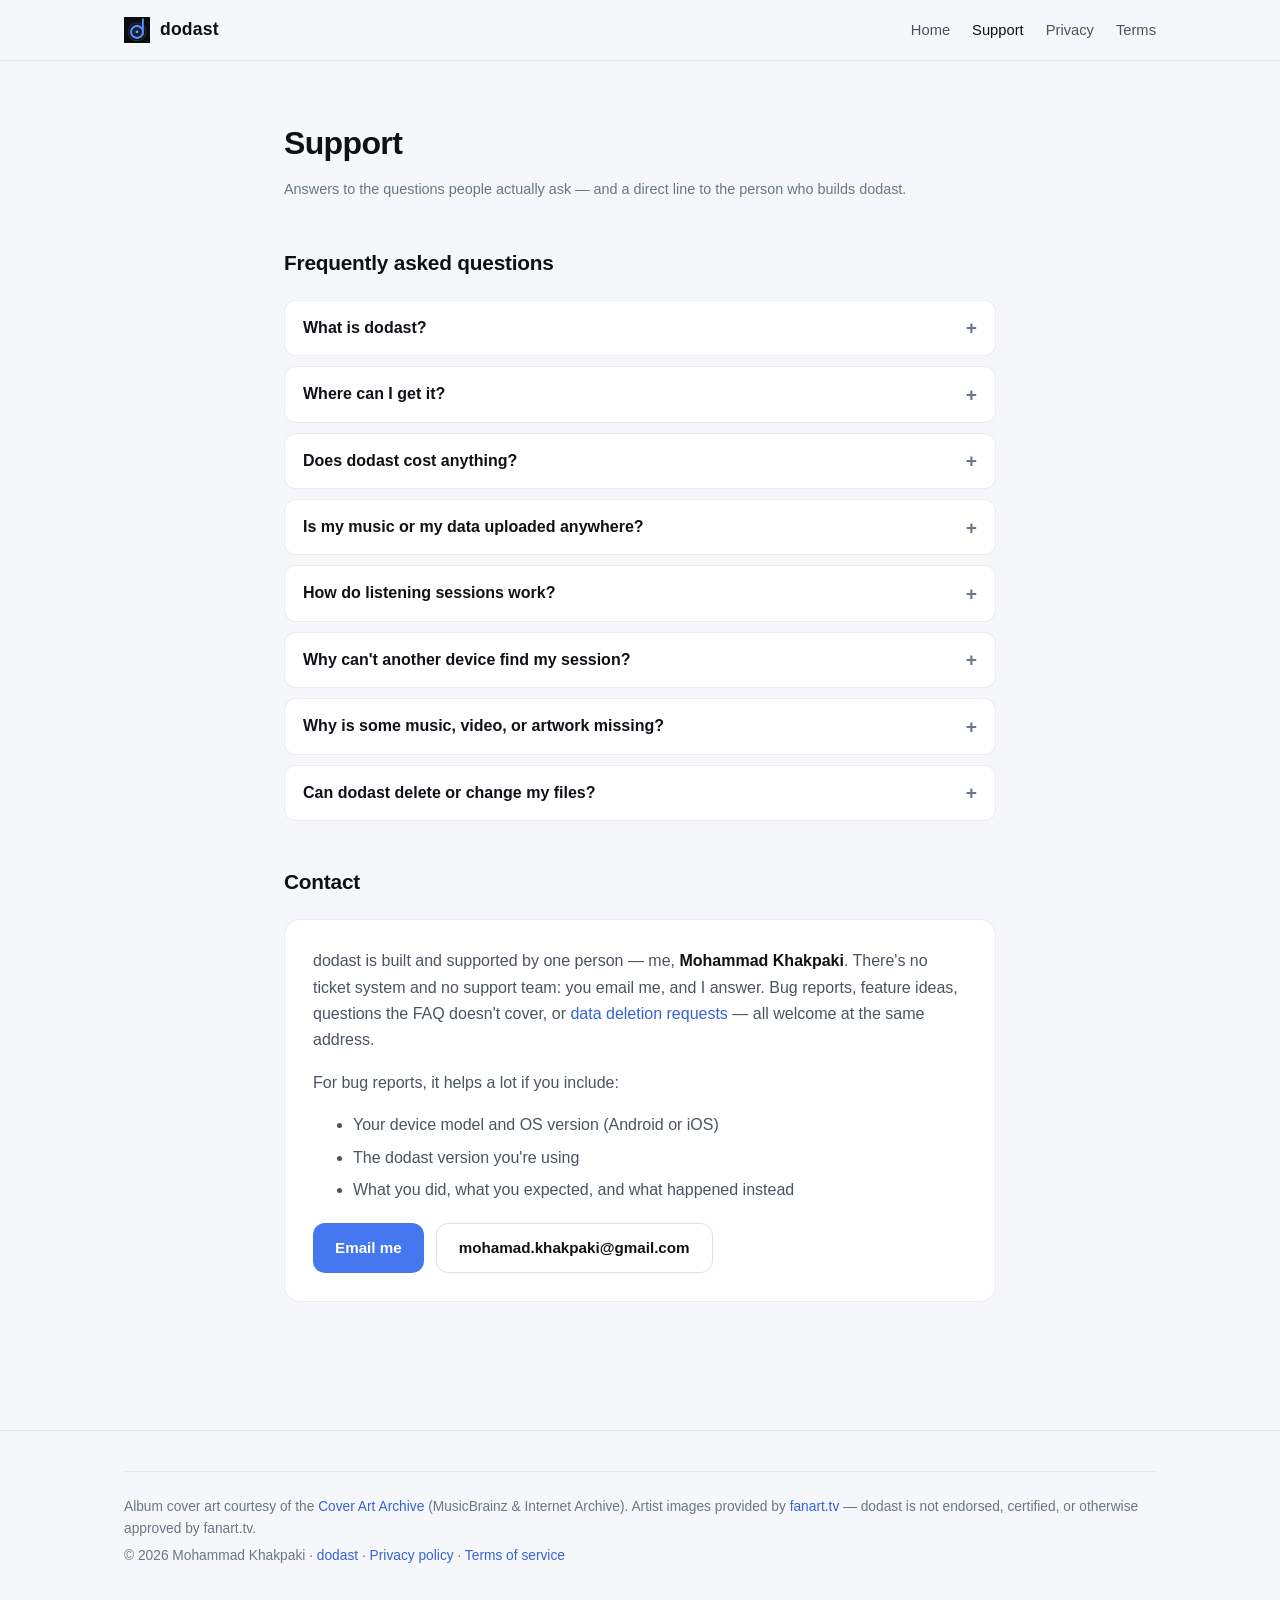
<file: support.html>
<!DOCTYPE html>
<html lang="en">
<head>
  <meta charset="utf-8">
  <meta name="viewport" content="width=device-width, initial-scale=1">
  <title>Support — dodast</title>
  <meta name="description" content="Answers to common questions about dodast — library scanning, listening sessions, artwork, privacy — and how to reach the developer directly.">
  <link rel="canonical" href="https://mkhakpaki.github.io/dodast/support">
  <meta name="theme-color" content="#0b0d10" media="(prefers-color-scheme: dark)">
  <meta name="theme-color" content="#f5f7fa" media="(prefers-color-scheme: light)">
  <link rel="icon" href="favicon.ico" sizes="any">
  <link rel="icon" type="image/svg+xml" href="favicon.svg">
  <link rel="icon" type="image/png" sizes="32x32" href="favicon-32.png">
  <link rel="icon" type="image/png" sizes="16x16" href="favicon-16.png">
  <link rel="apple-touch-icon" href="apple-touch-icon.png">
  <link rel="manifest" href="site.webmanifest">
  <meta name="apple-itunes-app" content="app-id=6790904205">
  <link rel="stylesheet" href="style.css">
  <script src="app-install.js" defer></script>
</head>
<body>

<header class="site-header">
  <div class="wrap">
    <a class="brand" href="./">
      <img src="icon-192.png" alt="dodast" width="26" height="26">
      dodast
    </a>
    <nav class="site-nav" aria-label="Site">
      <a href="./">Home</a>
      <a href="support.html" aria-current="page">Support</a>
      <a href="privacy.html">Privacy</a>
      <a href="terms.html">Terms</a>
    </nav>
  </div>
</header>

<main class="doc">
  <header class="doc-head">
    <h1>Support</h1>
    <p class="updated">Answers to the questions people actually ask — and a direct line to the person who builds dodast.</p>
  </header>

  <h2 id="faq">Frequently asked questions</h2>

  <div class="faq-list">
    <details>
      <summary>What is dodast?</summary>
      <div class="faq-a">
        <p>dodast is a local-first media player. It plays the music and video files you already own, finds their artwork, and keeps playback in sync across the devices in your home — without your library ever touching the cloud. There is no account and no streaming catalogue.</p>
      </div>
    </details>

    <details>
      <summary>Where can I get it?</summary>
      <div class="faq-a">
        <p>dodast is available for Android on <a href="https://play.google.com/store/apps/details?id=com.mkhakpaki.dodast">Google Play</a> and for iOS on the <a href="https://apps.apple.com/us/app/dodast/id6790904205">App Store</a> — the same app, built from one shared codebase.</p>
      </div>
    </details>

    <details>
      <summary>Does dodast cost anything?</summary>
      <div class="faq-a">
        <p>dodast is free to download and use. To keep it that way, the free version is supported by ads (starting from the release that ships them), and an optional premium purchase that removes ads and unlocks extra features follows — buying anything will always be your choice. The <a href="privacy.html#ads">privacy policy</a> explains how ads work and the choices you get.</p>
      </div>
    </details>

    <details>
      <summary>Is my music or my data uploaded anywhere?</summary>
      <div class="faq-a">
        <p>No. dodast has no server and no cloud — your files, your library index, and your playlists stay on your device. The internet is used for artwork lookups (which send only tag metadata like artist and album names), for ads in the free version, and for crash and usage diagnostics. During a listening session, audio travels directly between your own devices on your local network, never through the internet. The <a href="privacy.html">privacy policy</a> describes all of it, service by service.</p>
      </div>
    </details>

    <details>
      <summary>How do listening sessions work?</summary>
      <div class="faq-a">
        <p>One device hosts a session, and other devices on the same Wi-Fi join it — they find the session automatically, or you can show a QR code for instant joining. The host sends the current track's audio straight to each joined device so every speaker hears the same moment. If the current item is a video, only its audio track is sent — the video itself never leaves the host.</p>
      </div>
    </details>

    <details>
      <summary>Why can't another device find my session?</summary>
      <div class="faq-a">
        <p>A few things to check:</p>
        <ul>
          <li><strong>Same network</strong> — both devices need to be on the same Wi-Fi network.</li>
          <li><strong>Guest or public Wi-Fi</strong> — many guest, hotel, and office networks isolate devices from each other, which blocks automatic discovery. Joining by QR code sometimes still works; a home network always will.</li>
          <li><strong>VPNs</strong> — a VPN on either device can block local network traffic. Try turning it off while in a session.</li>
        </ul>
      </div>
    </details>

    <details>
      <summary>Why is some music, video, or artwork missing?</summary>
      <div class="faq-a">
        <p><strong>Missing files:</strong> rescans are live and incremental, so new files should appear shortly after they land on your device. If something never shows up, check that the file plays in another app and that dodast has the <em>Music &amp; audio</em> permission (or <em>Photos &amp; videos</em> for the Videos tab).</p>
        <p><strong>Missing artwork:</strong> art embedded in your files always comes first. For everything else dodast looks the artwork up online, which needs an internet connection — results are cached, and misses are retried on later scans. Some releases simply aren't in the archives yet, in which case embedding the art in the file's tags always works.</p>
      </div>
    </details>

    <details>
      <summary>Can dodast delete or change my files?</summary>
      <div class="faq-a">
        <p>dodast never deletes or moves your music or videos. The only change it can ever make to a file is a tag edit you save yourself — and on Android 10 and newer, each file's edit goes through the system's own consent dialog first.</p>
      </div>
    </details>
  </div>

  <h2 id="contact">Contact</h2>

  <div class="contact-card">
    <p>dodast is built and supported by one person — me, <strong>Mohammad Khakpaki</strong>. There's no ticket system and no support team: you email me, and I answer. Bug reports, feature ideas, questions the FAQ doesn't cover, or <a href="privacy.html#retention">data deletion requests</a> — all welcome at the same address.</p>
    <p>For bug reports, it helps a lot if you include:</p>
    <ul>
      <li>Your device model and OS version (Android or iOS)</li>
      <li>The dodast version you're using</li>
      <li>What you did, what you expected, and what happened instead</li>
    </ul>
    <div class="cta-row">
      <a class="btn btn-primary" href="mailto:mohamad.khakpaki@gmail.com?subject=dodast%20support">Email me</a>
      <a class="btn btn-ghost" href="mailto:mohamad.khakpaki@gmail.com">mohamad.khakpaki@gmail.com</a>
    </div>
  </div>
</main>

<footer class="site-footer">
  <div class="wrap">
    <div class="credits">
      <p>Album cover art courtesy of the <a href="https://coverartarchive.org" rel="external">Cover Art Archive</a> (MusicBrainz &amp; Internet Archive). Artist images provided by <a href="https://fanart.tv" rel="external">fanart.tv</a> — dodast is not endorsed, certified, or otherwise approved by fanart.tv.</p>
      <p>© 2026 Mohammad Khakpaki · <a href="./">dodast</a> · <a href="privacy.html">Privacy policy</a> · <a href="terms.html">Terms of service</a></p>
    </div>
  </div>
</footer>

</body>
</html>
</file>
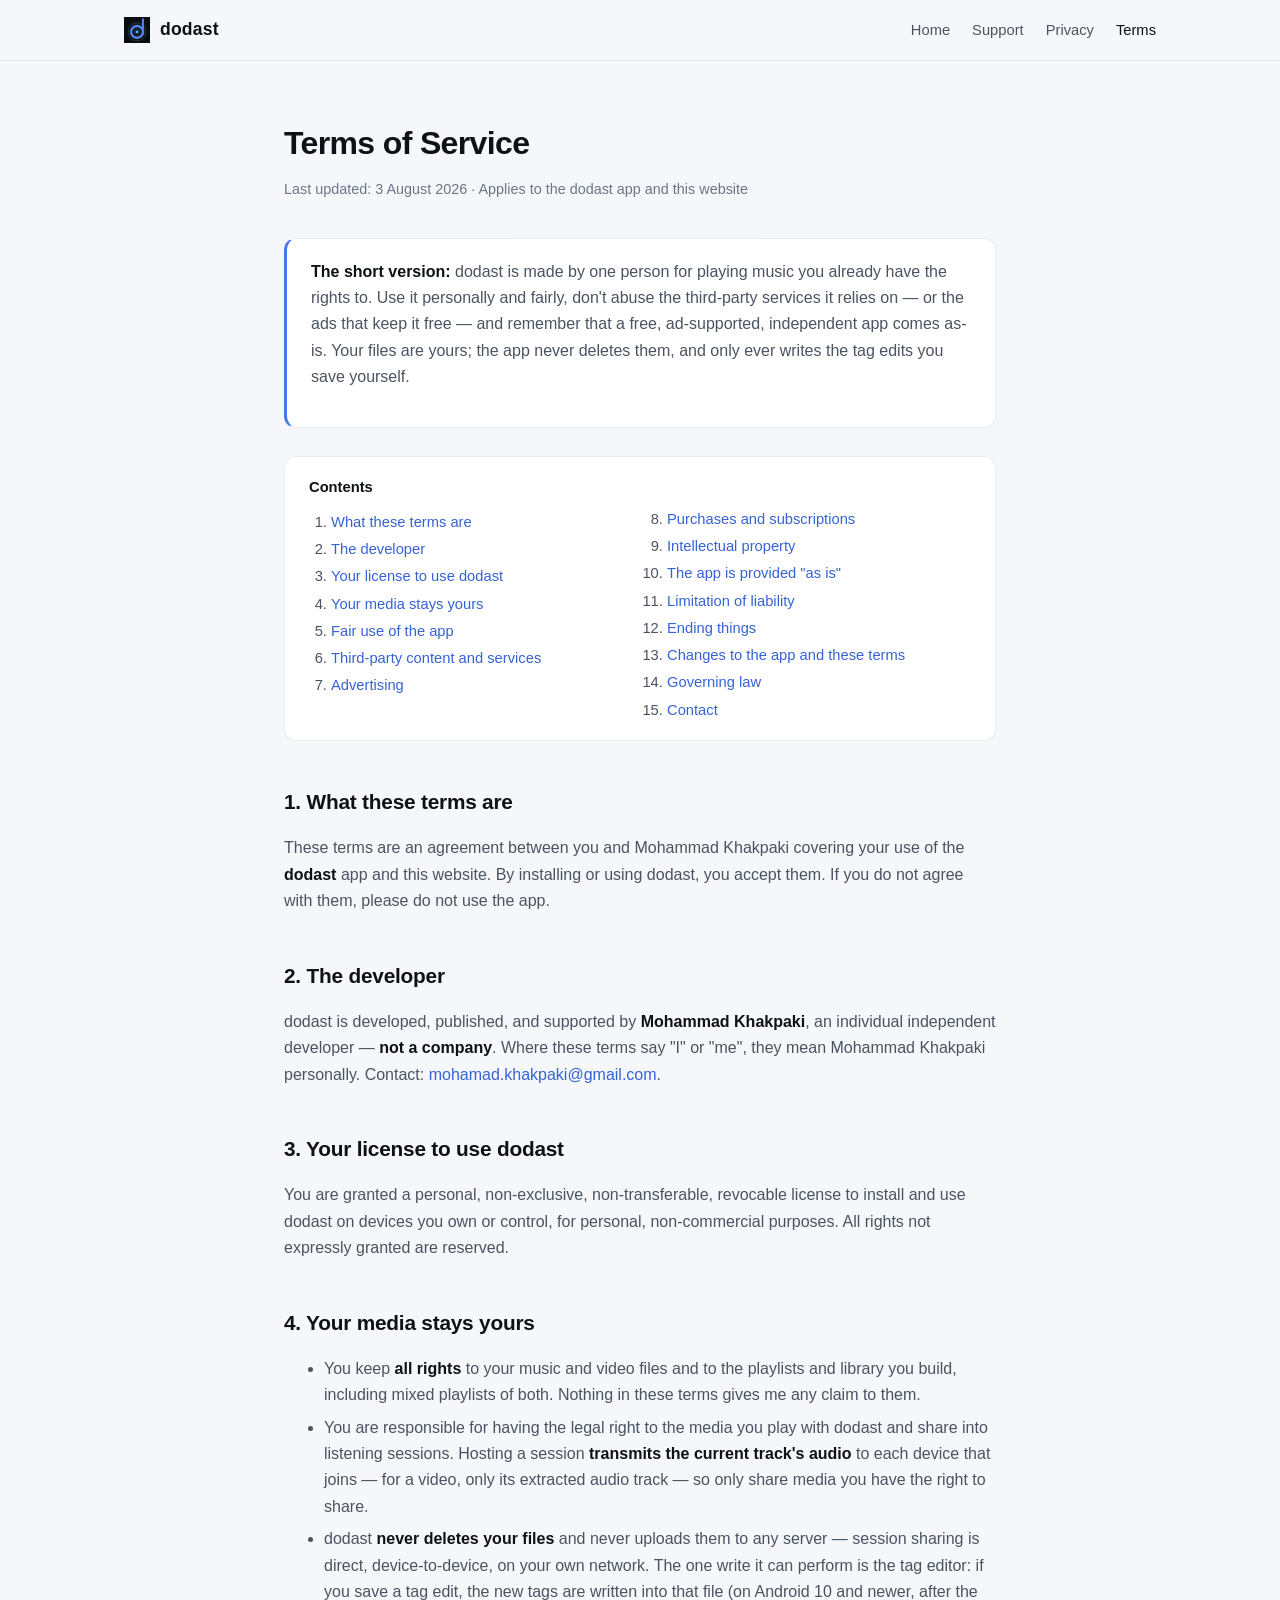
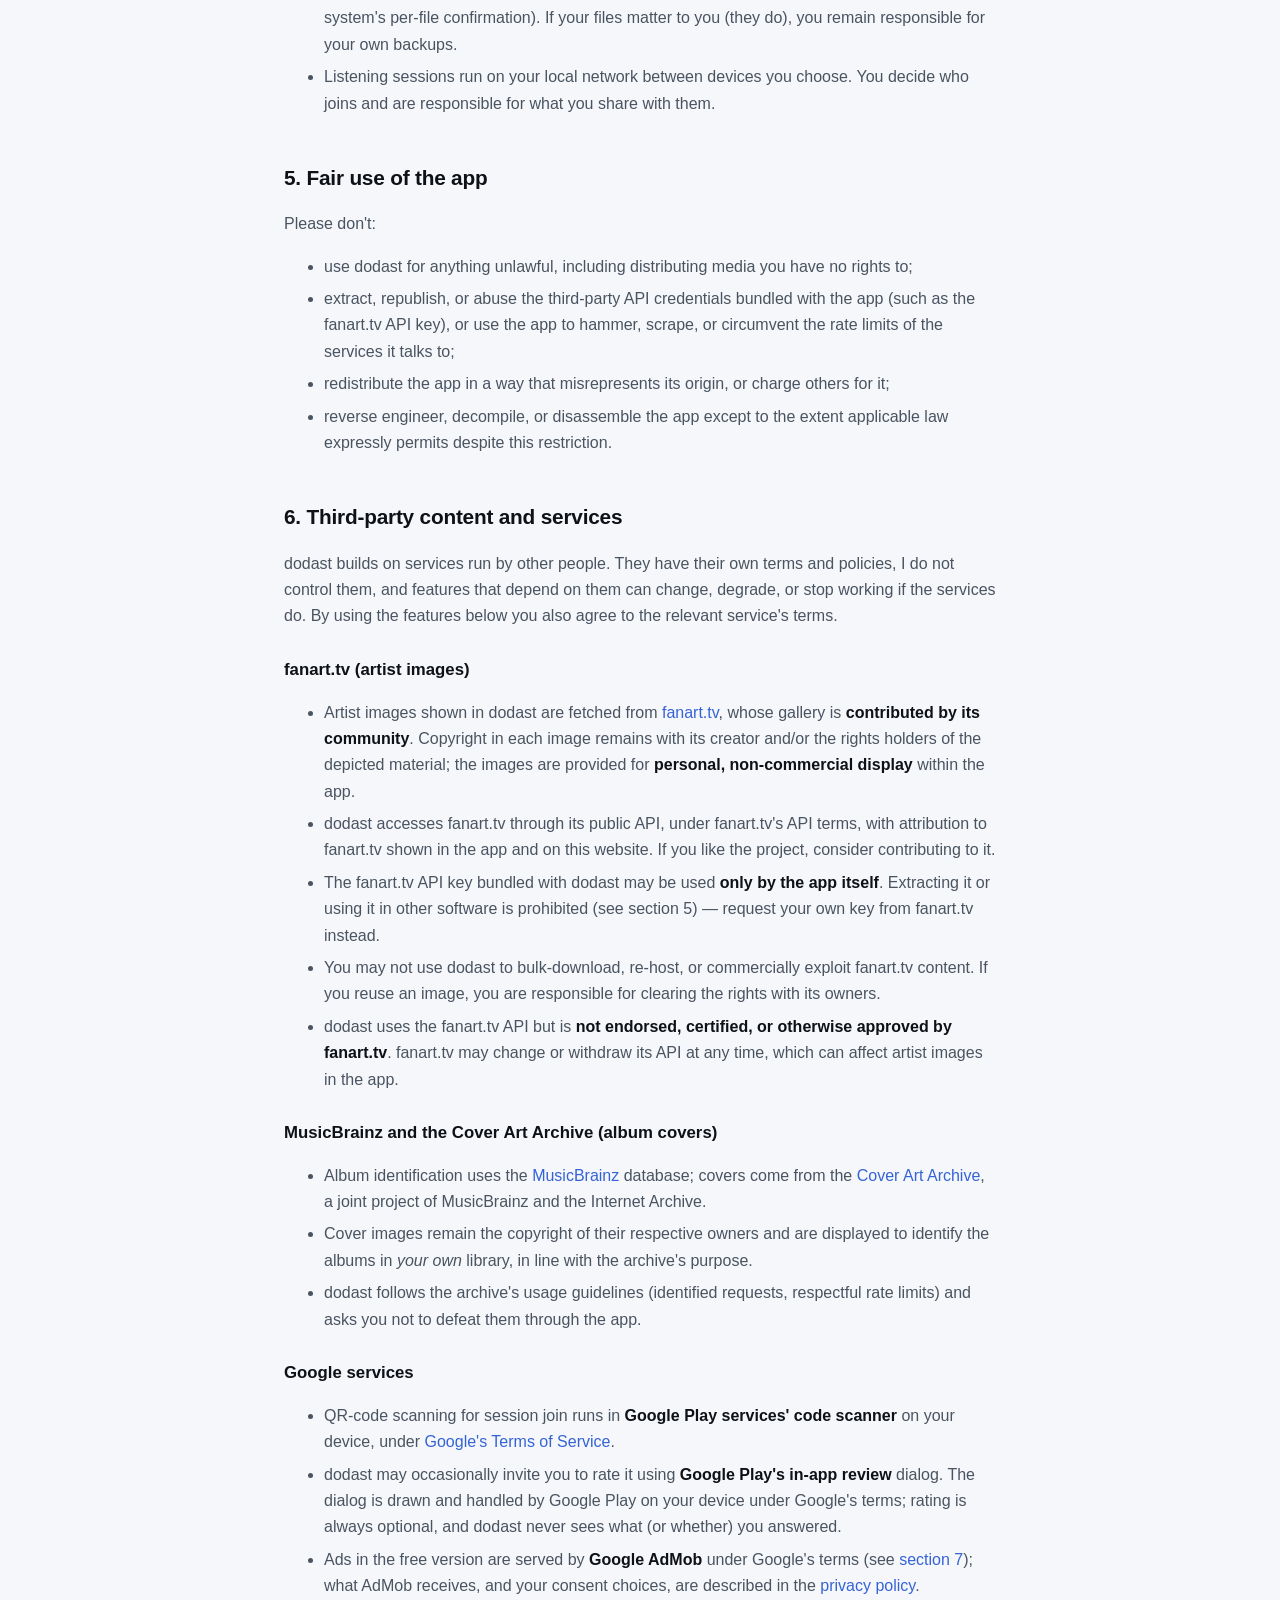
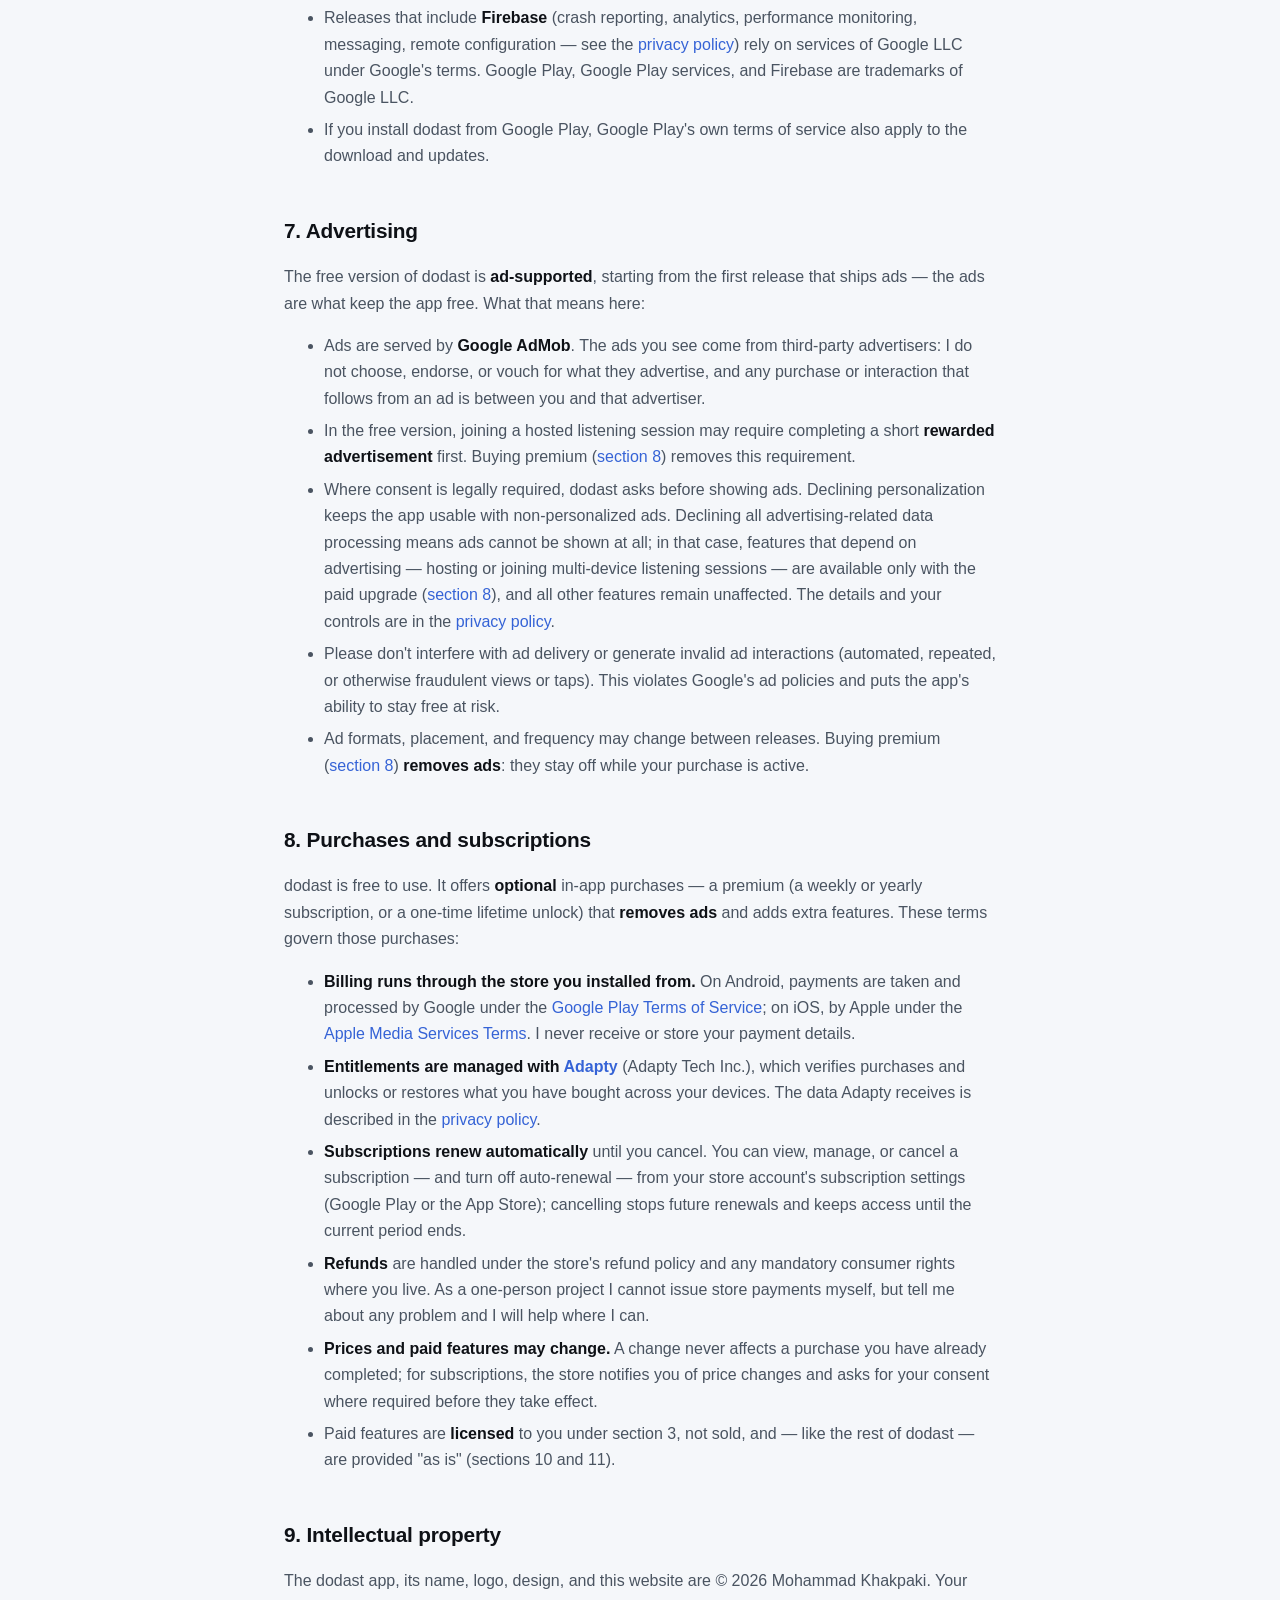
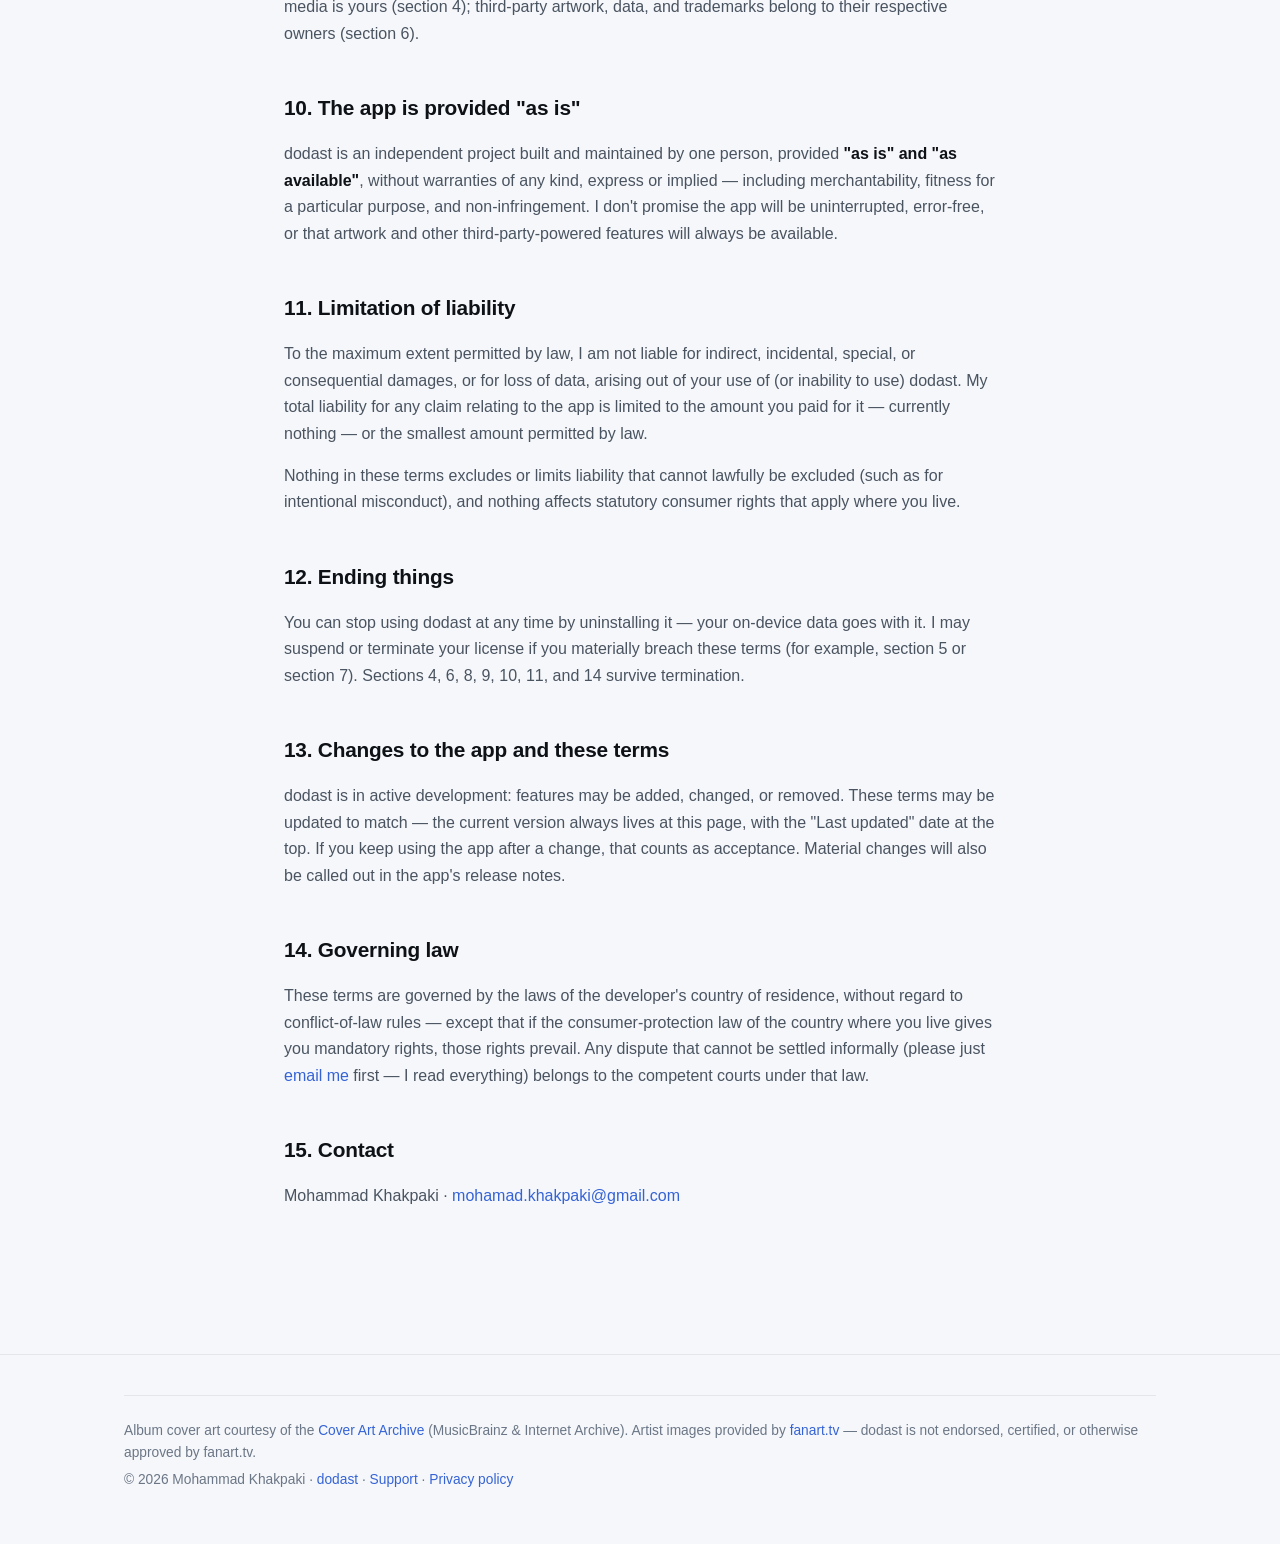
<file: terms.html>
<!DOCTYPE html>
<!--
  MAINTENANCE RULE (do not delete):
  Whenever a library, SDK, or third-party service is ADDED to or REMOVED from the dodast app,
  update section 6 (Third-party content and services) below (and the counterpart sections in
  privacy.html) and bump the "Last updated" date. Currently covered: fanart.tv, MusicBrainz,
  Cover Art Archive, Google Play services (code scanner; in-app review added 10 July 2026),
  Firebase (Crashlytics, Analytics, Performance Monitoring, Cloud Messaging, Remote Config -
  pre-covered), Google AdMob ads in the free version (added 15 July 2026, pre-covered in
  section 7 + section 6), and Adapty + Google Play Billing (Android) / Apple In-App Purchase
  (iOS) for optional in-app purchases (PLANNED, pre-covered in section 8 + section 6).
  Section 4 reflects the tag editor (the ONE user-initiated file write; never deletes) — keep it
  in sync with privacy.html if that feature changes.

  Video (added 5 July 2026): section 4 now also covers video files and mixed audio+video
  playlists; sharing a video in a session sends only its extracted audio track, not the video
  image. Keep in sync with privacy.html section 4 if that behavior changes.
-->
<html lang="en">
<head>
  <meta charset="utf-8">
  <meta name="viewport" content="width=device-width, initial-scale=1">
  <title>Terms of Service — dodast</title>
  <meta name="description" content="The dodast terms of service: your license to use the app, your rights over your own media, and the rules of the third-party services dodast builds on.">
  <link rel="canonical" href="https://mkhakpaki.github.io/dodast/terms.html">
  <meta name="theme-color" content="#0b0d10" media="(prefers-color-scheme: dark)">
  <meta name="theme-color" content="#f5f7fa" media="(prefers-color-scheme: light)">
  <link rel="icon" href="favicon.ico" sizes="any">
  <link rel="icon" type="image/svg+xml" href="favicon.svg">
  <link rel="icon" type="image/png" sizes="32x32" href="favicon-32.png">
  <link rel="icon" type="image/png" sizes="16x16" href="favicon-16.png">
  <link rel="apple-touch-icon" href="apple-touch-icon.png">
  <link rel="manifest" href="site.webmanifest">
  <meta name="apple-itunes-app" content="app-id=6790904205">
  <link rel="stylesheet" href="style.css">
  <script src="app-install.js" defer></script>
</head>
<body>

<header class="site-header">
  <div class="wrap">
    <a class="brand" href="./">
      <img src="icon-192.png" alt="dodast" width="26" height="26">
      dodast
    </a>
    <nav class="site-nav" aria-label="Site">
      <a href="./">Home</a>
      <a href="support.html">Support</a>
      <a href="privacy.html">Privacy</a>
      <a href="terms.html" aria-current="page">Terms</a>
    </nav>
  </div>
</header>

<main class="doc">
  <header class="doc-head">
    <h1>Terms of Service</h1>
    <p class="updated">Last updated: 3 August 2026 · Applies to the dodast app and this website</p>
  </header>

  <div class="summary-card">
    <p><strong>The short version:</strong> dodast is made by one person for playing music you already have the rights to. Use it personally and fairly, don't abuse the third-party services it relies on — or the ads that keep it free — and remember that a free, ad-supported, independent app comes as-is. Your files are yours; the app never deletes them, and only ever writes the tag edits you save yourself.</p>
  </div>

  <nav class="toc" aria-label="Contents">
    <strong>Contents</strong>
    <ol>
      <li><a href="#agreement">What these terms are</a></li>
      <li><a href="#developer">The developer</a></li>
      <li><a href="#license">Your license to use dodast</a></li>
      <li><a href="#your-media">Your media stays yours</a></li>
      <li><a href="#fair-use">Fair use of the app</a></li>
      <li><a href="#third-party">Third-party content and services</a></li>
      <li><a href="#advertising">Advertising</a></li>
      <li><a href="#purchases">Purchases and subscriptions</a></li>
      <li><a href="#ip">Intellectual property</a></li>
      <li><a href="#as-is">The app is provided "as is"</a></li>
      <li><a href="#liability">Limitation of liability</a></li>
      <li><a href="#termination">Ending things</a></li>
      <li><a href="#changes">Changes to the app and these terms</a></li>
      <li><a href="#law">Governing law</a></li>
      <li><a href="#contact">Contact</a></li>
    </ol>
  </nav>

  <h2 id="agreement">1. What these terms are</h2>
  <p>These terms are an agreement between you and Mohammad Khakpaki covering your use of the <strong>dodast</strong> app and this website. By installing or using dodast, you accept them. If you do not agree with them, please do not use the app.</p>

  <h2 id="developer">2. The developer</h2>
  <p>dodast is developed, published, and supported by <strong>Mohammad Khakpaki</strong>, an individual independent developer — <strong>not a company</strong>. Where these terms say "I" or "me", they mean Mohammad Khakpaki personally. Contact: <a href="mailto:mohamad.khakpaki@gmail.com">mohamad.khakpaki@gmail.com</a>.</p>

  <h2 id="license">3. Your license to use dodast</h2>
  <p>You are granted a personal, non-exclusive, non-transferable, revocable license to install and use dodast on devices you own or control, for personal, non-commercial purposes. All rights not expressly granted are reserved.</p>

  <h2 id="your-media">4. Your media stays yours</h2>
  <ul>
    <li>You keep <strong>all rights</strong> to your music and video files and to the playlists and library you build, including mixed playlists of both. Nothing in these terms gives me any claim to them.</li>
    <li>You are responsible for having the legal right to the media you play with dodast and share into listening sessions. Hosting a session <strong>transmits the current track's audio</strong> to each device that joins — for a video, only its extracted audio track — so only share media you have the right to share.</li>
    <li>dodast <strong>never deletes your files</strong> and never uploads them to any server — session sharing is direct, device-to-device, on your own network. The one write it can perform is the tag editor: if you save a tag edit, the new tags are written into that file (on Android 10 and newer, after the system's per-file confirmation). If your files matter to you (they do), you remain responsible for your own backups.</li>
    <li>Listening sessions run on your local network between devices you choose. You decide who joins and are responsible for what you share with them.</li>
  </ul>

  <h2 id="fair-use">5. Fair use of the app</h2>
  <p>Please don't:</p>
  <ul>
    <li>use dodast for anything unlawful, including distributing media you have no rights to;</li>
    <li>extract, republish, or abuse the third-party API credentials bundled with the app (such as the fanart.tv API key), or use the app to hammer, scrape, or circumvent the rate limits of the services it talks to;</li>
    <li>redistribute the app in a way that misrepresents its origin, or charge others for it;</li>
    <li>reverse engineer, decompile, or disassemble the app except to the extent applicable law expressly permits despite this restriction.</li>
  </ul>

  <h2 id="third-party">6. Third-party content and services</h2>
  <p>dodast builds on services run by other people. They have their own terms and policies, I do not control them, and features that depend on them can change, degrade, or stop working if the services do. By using the features below you also agree to the relevant service's terms.</p>

  <h3>fanart.tv (artist images)</h3>
  <ul>
    <li>Artist images shown in dodast are fetched from <a href="https://fanart.tv" rel="external">fanart.tv</a>, whose gallery is <strong>contributed by its community</strong>. Copyright in each image remains with its creator and/or the rights holders of the depicted material; the images are provided for <strong>personal, non-commercial display</strong> within the app.</li>
    <li>dodast accesses fanart.tv through its public API, under fanart.tv's API terms, with attribution to fanart.tv shown in the app and on this website. If you like the project, consider contributing to it.</li>
    <li>The fanart.tv API key bundled with dodast may be used <strong>only by the app itself</strong>. Extracting it or using it in other software is prohibited (see section 5) — request your own key from fanart.tv instead.</li>
    <li>You may not use dodast to bulk-download, re-host, or commercially exploit fanart.tv content. If you reuse an image, you are responsible for clearing the rights with its owners.</li>
    <li>dodast uses the fanart.tv API but is <strong>not endorsed, certified, or otherwise approved by fanart.tv</strong>. fanart.tv may change or withdraw its API at any time, which can affect artist images in the app.</li>
  </ul>

  <h3>MusicBrainz and the Cover Art Archive (album covers)</h3>
  <ul>
    <li>Album identification uses the <a href="https://musicbrainz.org" rel="external">MusicBrainz</a> database; covers come from the <a href="https://coverartarchive.org" rel="external">Cover Art Archive</a>, a joint project of MusicBrainz and the Internet Archive.</li>
    <li>Cover images remain the copyright of their respective owners and are displayed to identify the albums in <em>your own</em> library, in line with the archive's purpose.</li>
    <li>dodast follows the archive's usage guidelines (identified requests, respectful rate limits) and asks you not to defeat them through the app.</li>
  </ul>

  <h3>Google services</h3>
  <ul>
    <li>QR-code scanning for session join runs in <strong>Google Play services' code scanner</strong> on your device, under <a href="https://policies.google.com/terms" rel="external">Google's Terms of Service</a>.</li>
    <li>dodast may occasionally invite you to rate it using <strong>Google Play's in-app review</strong> dialog. The dialog is drawn and handled by Google Play on your device under Google's terms; rating is always optional, and dodast never sees what (or whether) you answered.</li>
    <li>Ads in the free version are served by <strong>Google AdMob</strong> under Google's terms (see <a href="#advertising">section 7</a>); what AdMob receives, and your consent choices, are described in the <a href="privacy.html#ads">privacy policy</a>.</li>
    <li>Releases that include <strong>Firebase</strong> (crash reporting, analytics, performance monitoring, messaging, remote configuration — see the <a href="privacy.html#firebase">privacy policy</a>) rely on services of Google LLC under Google's terms. Google Play, Google Play services, and Firebase are trademarks of Google LLC.</li>
    <li>If you install dodast from Google Play, Google Play's own terms of service also apply to the download and updates.</li>
  </ul>

  <h2 id="advertising">7. Advertising</h2>
  <p>The free version of dodast is <strong>ad-supported</strong>, starting from the first release that ships ads — the ads are what keep the app free. What that means here:</p>
  <ul>
    <li>Ads are served by <strong>Google AdMob</strong>. The ads you see come from third-party advertisers: I do not choose, endorse, or vouch for what they advertise, and any purchase or interaction that follows from an ad is between you and that advertiser.</li>
    <li>In the free version, joining a hosted listening session may require completing a short <strong>rewarded advertisement</strong> first. Buying premium (<a href="#purchases">section 8</a>) removes this requirement.</li>
    <li>Where consent is legally required, dodast asks before showing ads. Declining personalization keeps the app usable with non-personalized ads. Declining all advertising-related data processing means ads cannot be shown at all; in that case, features that depend on advertising — hosting or joining multi-device listening sessions — are available only with the paid upgrade (<a href="#purchases">section 8</a>), and all other features remain unaffected. The details and your controls are in the <a href="privacy.html#ads">privacy policy</a>.</li>
    <li>Please don't interfere with ad delivery or generate invalid ad interactions (automated, repeated, or otherwise fraudulent views or taps). This violates Google's ad policies and puts the app's ability to stay free at risk.</li>
    <li>Ad formats, placement, and frequency may change between releases. Buying premium (<a href="#purchases">section 8</a>) <strong>removes ads</strong>: they stay off while your purchase is active.</li>
  </ul>

  <h2 id="purchases">8. Purchases and subscriptions</h2>
  <p>dodast is free to use. It offers <strong>optional</strong> in-app purchases — a premium (a weekly or yearly subscription, or a one-time lifetime unlock) that <strong>removes ads</strong> and adds extra features. These terms govern those purchases:</p>
  <ul>
    <li><strong>Billing runs through the store you installed from.</strong> On Android, payments are taken and processed by Google under the <a href="https://play.google.com/about/play-terms/" rel="external">Google Play Terms of Service</a>; on iOS, by Apple under the <a href="https://www.apple.com/legal/internet-services/itunes/" rel="external">Apple Media Services Terms</a>. I never receive or store your payment details.</li>
    <li><strong>Entitlements are managed with <a href="https://adapty.io" rel="external">Adapty</a></strong> (Adapty Tech Inc.), which verifies purchases and unlocks or restores what you have bought across your devices. The data Adapty receives is described in the <a href="privacy.html#purchases">privacy policy</a>.</li>
    <li><strong>Subscriptions renew automatically</strong> until you cancel. You can view, manage, or cancel a subscription — and turn off auto-renewal — from your store account's subscription settings (Google Play or the App Store); cancelling stops future renewals and keeps access until the current period ends.</li>
    <li><strong>Refunds</strong> are handled under the store's refund policy and any mandatory consumer rights where you live. As a one-person project I cannot issue store payments myself, but tell me about any problem and I will help where I can.</li>
    <li><strong>Prices and paid features may change.</strong> A change never affects a purchase you have already completed; for subscriptions, the store notifies you of price changes and asks for your consent where required before they take effect.</li>
    <li>Paid features are <strong>licensed</strong> to you under section 3, not sold, and — like the rest of dodast — are provided "as is" (sections 10 and 11).</li>
  </ul>

  <h2 id="ip">9. Intellectual property</h2>
  <p>The dodast app, its name, logo, design, and this website are © 2026 Mohammad Khakpaki. Your media is yours (section 4); third-party artwork, data, and trademarks belong to their respective owners (section 6).</p>

  <h2 id="as-is">10. The app is provided "as is"</h2>
  <p>dodast is an independent project built and maintained by one person, provided <strong>"as is" and "as available"</strong>, without warranties of any kind, express or implied — including merchantability, fitness for a particular purpose, and non-infringement. I don't promise the app will be uninterrupted, error-free, or that artwork and other third-party-powered features will always be available.</p>

  <h2 id="liability">11. Limitation of liability</h2>
  <p>To the maximum extent permitted by law, I am not liable for indirect, incidental, special, or consequential damages, or for loss of data, arising out of your use of (or inability to use) dodast. My total liability for any claim relating to the app is limited to the amount you paid for it — currently nothing — or the smallest amount permitted by law.</p>
  <p>Nothing in these terms excludes or limits liability that cannot lawfully be excluded (such as for intentional misconduct), and nothing affects statutory consumer rights that apply where you live.</p>

  <h2 id="termination">12. Ending things</h2>
  <p>You can stop using dodast at any time by uninstalling it — your on-device data goes with it. I may suspend or terminate your license if you materially breach these terms (for example, section 5 or section 7). Sections 4, 6, 8, 9, 10, 11, and 14 survive termination.</p>

  <h2 id="changes">13. Changes to the app and these terms</h2>
  <p>dodast is in active development: features may be added, changed, or removed. These terms may be updated to match — the current version always lives at this page, with the "Last updated" date at the top. If you keep using the app after a change, that counts as acceptance. Material changes will also be called out in the app's release notes.</p>

  <h2 id="law">14. Governing law</h2>
  <p>These terms are governed by the laws of the developer's country of residence, without regard to conflict-of-law rules — except that if the consumer-protection law of the country where you live gives you mandatory rights, those rights prevail. Any dispute that cannot be settled informally (please just <a href="mailto:mohamad.khakpaki@gmail.com">email me</a> first — I read everything) belongs to the competent courts under that law.</p>

  <h2 id="contact">15. Contact</h2>
  <p>Mohammad Khakpaki · <a href="mailto:mohamad.khakpaki@gmail.com">mohamad.khakpaki@gmail.com</a></p>
</main>

<footer class="site-footer">
  <div class="wrap">
    <div class="credits">
      <p>Album cover art courtesy of the <a href="https://coverartarchive.org" rel="external">Cover Art Archive</a> (MusicBrainz &amp; Internet Archive). Artist images provided by <a href="https://fanart.tv" rel="external">fanart.tv</a> — dodast is not endorsed, certified, or otherwise approved by fanart.tv.</p>
      <p>© 2026 Mohammad Khakpaki · <a href="./">dodast</a> · <a href="support.html">Support</a> · <a href="privacy.html">Privacy policy</a></p>
    </div>
  </div>
</footer>

</body>
</html>
</file>
<file: style.css>
/* dodast — product site. Tokens ported from the app's design system (ui/theme/Color.kt).
   Dark is the default, light via prefers-color-scheme, matching the app. */

:root {
  --bg-base: #0b0d10;
  --bg-elevated: #14171c;
  --surface-card: #191d23;
  --surface-raised: #20252d;
  --surface-sunken: #101318;
  --text-primary: #f4f6f9;
  --text-secondary: #a2abb8;
  --text-tertiary: #8a94a6;
  --text-on-accent: #0b0d10;
  --border-subtle: rgba(255, 255, 255, 0.08);
  --border-default: rgba(255, 255, 255, 0.12);
  --divider: rgba(255, 255, 255, 0.06);
  --accent: #5b8cff;
  --accent-hover: #4577f0;
  --accent-subtle: #16233f;
  --accent-text: #a9c2ff;
  --sync-host: #f5a623;
  --sync-host-dim: #4a3a16;
  --sync-connected: #34d399;
  --sync-connected-dim: #123a2c;
  --sync-connecting: #38bdf8;
  --sync-connecting-dim: #103246;
  --glow: rgba(91, 140, 255, 0.14);
}

@media (prefers-color-scheme: light) {
  :root {
    --bg-base: #f5f7fa;
    --bg-elevated: #ffffff;
    --surface-card: #ffffff;
    --surface-raised: #ffffff;
    --surface-sunken: #eceff3;
    --text-primary: #0e1116;
    --text-secondary: #4a5461;
    --text-tertiary: #6b7686;
    --text-on-accent: #ffffff;
    --border-subtle: rgba(11, 13, 16, 0.08);
    --border-default: rgba(11, 13, 16, 0.12);
    --divider: rgba(11, 13, 16, 0.07);
    --accent: #4577f0;
    --accent-hover: #3563d6;
    --accent-subtle: #eaf1ff;
    --accent-text: #3563d6;
    --sync-host-dim: #fcefd4;
    --sync-connected-dim: #d6f4e8;
    --sync-connecting-dim: #d6effb;
    --glow: rgba(69, 119, 240, 0.1);
  }
}

* { box-sizing: border-box; }

html { scroll-behavior: smooth; }

body {
  margin: 0;
  background: var(--bg-base);
  color: var(--text-primary);
  font-family: -apple-system, BlinkMacSystemFont, "Segoe UI", Roboto,
    "Helvetica Neue", Arial, sans-serif;
  font-size: 16px;
  line-height: 1.65;
  -webkit-font-smoothing: antialiased;
  text-rendering: optimizeLegibility;
}

a { color: var(--accent-text); text-decoration: none; }
a:hover { text-decoration: underline; }

:focus-visible {
  outline: 2px solid var(--accent);
  outline-offset: 2px;
  border-radius: 4px;
}

.wrap { max-width: 1080px; margin: 0 auto; padding: 0 24px; }

/* ---------- header ---------- */

.site-header {
  position: sticky;
  top: 0;
  z-index: 10;
  background: color-mix(in srgb, var(--bg-base) 88%, transparent);
  backdrop-filter: blur(12px);
  -webkit-backdrop-filter: blur(12px);
  border-bottom: 1px solid var(--divider);
}

.site-header .wrap {
  display: flex;
  align-items: center;
  justify-content: space-between;
  height: 60px;
}

.brand {
  display: inline-flex;
  align-items: center;
  gap: 10px;
  font-weight: 700;
  font-size: 1.1rem;
  letter-spacing: 0.01em;
  color: var(--text-primary);
}
.brand:hover { text-decoration: none; }
.brand svg { display: block; }

.site-nav { display: flex; align-items: center; gap: 22px; }
.site-nav a {
  color: var(--text-secondary);
  font-size: 0.92rem;
  font-weight: 500;
}
.site-nav a:hover { color: var(--text-primary); text-decoration: none; }
.site-nav a[aria-current="page"] { color: var(--text-primary); }

/* ---------- hero ---------- */

.hero {
  position: relative;
  overflow: hidden;
  padding: 88px 0 72px;
}

.hero::before {
  content: "";
  position: absolute;
  inset: -40% -20% auto;
  height: 130%;
  background: radial-gradient(ellipse 60% 55% at 68% 30%, var(--glow), transparent 70%);
  pointer-events: none;
}

.hero .wrap {
  position: relative;
  display: grid;
  grid-template-columns: minmax(0, 1.15fr) minmax(0, 0.85fr);
  gap: 56px;
  align-items: center;
}

.hero h1 {
  margin: 0 0 18px;
  font-size: clamp(2.1rem, 4.5vw, 3.1rem);
  line-height: 1.12;
  letter-spacing: -0.02em;
}

.hero .lede {
  margin: 0 0 28px;
  max-width: 34em;
  color: var(--text-secondary);
  font-size: 1.11rem;
}

.status-pill {
  display: inline-flex;
  align-items: center;
  gap: 8px;
  margin-bottom: 22px;
  padding: 6px 14px;
  border: 1px solid var(--border-default);
  border-radius: 999px;
  background: var(--surface-card);
  color: var(--text-secondary);
  font-size: 0.85rem;
  font-weight: 500;
}
.status-pill .dot {
  width: 8px;
  height: 8px;
  border-radius: 50%;
  background: var(--sync-connected);
}

.cta-row { display: flex; flex-wrap: wrap; gap: 12px; }

.store-badges {
  display: flex;
  flex-wrap: wrap;
  align-items: center;
  gap: 14px;
  margin-top: 24px;
}

.store-badge img { display: block; }

.btn {
  display: inline-flex;
  align-items: center;
  gap: 8px;
  padding: 11px 22px;
  border-radius: 12px;
  font-weight: 600;
  font-size: 0.95rem;
  transition: background 0.15s ease, border-color 0.15s ease;
}
.btn:hover { text-decoration: none; }

.btn-primary { background: var(--accent); color: var(--text-on-accent); }
.btn-primary:hover { background: var(--accent-hover); }

.btn-ghost {
  border: 1px solid var(--border-default);
  color: var(--text-primary);
  background: transparent;
}
.btn-ghost:hover { background: var(--surface-card); }

/* ---------- now-playing mock ---------- */

.mock {
  display: flex;
  flex-direction: column;
  gap: 14px;
  min-width: 0;
}

.np-card {
  background: var(--surface-card);
  border: 1px solid var(--border-subtle);
  border-radius: 20px;
  padding: 20px;
  box-shadow: 0 24px 60px -30px rgba(0, 0, 0, 0.55);
}

.np-top { display: flex; gap: 16px; align-items: center; }

.np-art {
  flex: none;
  width: 84px;
  height: 84px;
  border-radius: 14px;
  background:
    radial-gradient(circle at 30% 25%, rgba(255, 255, 255, 0.22), transparent 45%),
    linear-gradient(135deg, #5b8cff 0%, #3563d6 55%, #16233f 100%);
  display: grid;
  place-items: center;
}

.np-title { font-weight: 650; font-size: 1.02rem; }
.np-artist { color: var(--text-secondary); font-size: 0.9rem; margin-top: 2px; }

.np-progress {
  margin: 18px 0 6px;
  height: 4px;
  border-radius: 2px;
  background: var(--surface-sunken);
  overflow: hidden;
}
.np-progress span {
  display: block;
  width: 42%;
  height: 100%;
  border-radius: 2px;
  background: var(--accent);
}
.np-times {
  display: flex;
  justify-content: space-between;
  color: var(--text-tertiary);
  font-size: 0.78rem;
  font-variant-numeric: tabular-nums;
}

.np-controls {
  display: flex;
  justify-content: center;
  align-items: center;
  gap: 26px;
  margin-top: 10px;
}
.np-controls svg { display: block; }
.np-play {
  width: 52px;
  height: 52px;
  border-radius: 50%;
  background: var(--accent);
  display: grid;
  place-items: center;
}

.devices { display: flex; flex-direction: column; gap: 8px; }

.device-chip {
  display: flex;
  align-items: center;
  gap: 10px;
  padding: 9px 14px;
  border-radius: 12px;
  border: 1px solid var(--border-subtle);
  background: var(--bg-elevated);
  font-size: 0.86rem;
  color: var(--text-secondary);
}
.device-chip .dot { width: 8px; height: 8px; border-radius: 50%; flex: none; }
.device-chip .state {
  margin-left: auto;
  font-size: 0.76rem;
  font-weight: 600;
  padding: 2px 10px;
  border-radius: 999px;
}
.chip-host .dot { background: var(--sync-host); }
.chip-host .state { color: var(--sync-host); background: var(--sync-host-dim); }
.chip-connected .dot { background: var(--sync-connected); }
.chip-connected .state { color: var(--sync-connected); background: var(--sync-connected-dim); }
.chip-connecting .dot { background: var(--sync-connecting); }
.chip-connecting .state { color: var(--sync-connecting); background: var(--sync-connecting-dim); }

@media (prefers-color-scheme: light) {
  .chip-host .state { color: #8a5a00; }
  .chip-connected .state { color: #0f7a52; }
  .chip-connecting .state { color: #0b6e9e; }
}

/* ---------- features ---------- */

.section { padding: 64px 0; }
.section-head { max-width: 620px; margin-bottom: 40px; }
.section-head h2 {
  margin: 0 0 10px;
  font-size: 1.8rem;
  letter-spacing: -0.015em;
}
.section-head p { margin: 0; color: var(--text-secondary); }

.feature-grid {
  display: grid;
  grid-template-columns: repeat(3, 1fr);
  gap: 18px;
}

.feature {
  background: var(--surface-card);
  border: 1px solid var(--border-subtle);
  border-radius: 16px;
  padding: 24px;
}
.feature .icon {
  width: 42px;
  height: 42px;
  border-radius: 12px;
  background: var(--accent-subtle);
  color: var(--accent-text);
  display: grid;
  place-items: center;
  margin-bottom: 16px;
}
.feature h3 { margin: 0 0 8px; font-size: 1.05rem; }
.feature p { margin: 0; color: var(--text-secondary); font-size: 0.93rem; }

/* ---------- privacy banner ---------- */

.privacy-banner {
  background: var(--surface-card);
  border: 1px solid var(--border-subtle);
  border-radius: 20px;
  padding: 40px;
  display: grid;
  grid-template-columns: minmax(0, 1fr) auto;
  gap: 28px;
  align-items: center;
}
.privacy-banner h2 { margin: 0 0 10px; font-size: 1.5rem; letter-spacing: -0.01em; }
.privacy-banner p { margin: 0; color: var(--text-secondary); max-width: 46em; }
.privacy-banner .cta-row { flex: none; }

/* ---------- footer ---------- */

.site-footer {
  margin-top: 48px;
  border-top: 1px solid var(--divider);
  padding: 40px 0 48px;
  color: var(--text-tertiary);
  font-size: 0.86rem;
}
.footer-cols {
  display: flex;
  flex-wrap: wrap;
  justify-content: space-between;
  gap: 24px;
  margin-bottom: 28px;
}
.footer-cols nav { display: flex; flex-wrap: wrap; gap: 18px; }
.footer-cols a { color: var(--text-secondary); }
.credits { border-top: 1px solid var(--divider); padding-top: 20px; }
.credits p { margin: 4px 0; }

/* ---------- legal / document pages ---------- */

.doc { max-width: 760px; margin: 0 auto; padding: 56px 24px 80px; }
.doc header.doc-head { margin-bottom: 36px; }
.doc h1 { margin: 0 0 8px; font-size: 2rem; letter-spacing: -0.02em; }
.doc .updated { color: var(--text-tertiary); font-size: 0.9rem; margin: 0; }

.doc h2 {
  margin: 44px 0 12px;
  font-size: 1.3rem;
  letter-spacing: -0.01em;
  scroll-margin-top: 80px;
}
.doc h3 { margin: 26px 0 8px; font-size: 1.05rem; }
.doc p, .doc li { color: var(--text-secondary); }
.doc li { margin: 6px 0; }
.doc strong { color: var(--text-primary); font-weight: 600; }

.summary-card {
  background: var(--surface-card);
  border: 1px solid var(--border-subtle);
  border-left: 3px solid var(--accent);
  border-radius: 12px;
  padding: 20px 24px;
  margin: 24px 0;
}
.summary-card p:first-child { margin-top: 0; }
.summary-card ul { margin: 8px 0 0; padding-left: 20px; }

.toc {
  background: var(--bg-elevated);
  border: 1px solid var(--border-subtle);
  border-radius: 12px;
  padding: 18px 24px;
  margin: 28px 0 8px;
  font-size: 0.92rem;
}
.toc strong { color: var(--text-primary); }
.toc ol { margin: 8px 0 0; padding-left: 22px; columns: 2; column-gap: 32px; }
.toc li { margin: 3px 0; break-inside: avoid; }

table {
  width: 100%;
  border-collapse: collapse;
  font-size: 0.92rem;
  margin: 16px 0;
}
th, td {
  text-align: left;
  padding: 10px 14px;
  border-bottom: 1px solid var(--divider);
  color: var(--text-secondary);
  vertical-align: top;
}
th { color: var(--text-primary); font-weight: 600; border-bottom: 1px solid var(--border-default); }

/* ---------- support / faq ---------- */

.faq-list { display: grid; gap: 10px; margin: 20px 0 0; }

.faq-list details {
  background: var(--surface-card);
  border: 1px solid var(--border-subtle);
  border-radius: 12px;
}

.faq-list summary {
  display: flex;
  align-items: center;
  justify-content: space-between;
  gap: 14px;
  padding: 14px 18px;
  cursor: pointer;
  list-style: none;
  font-weight: 600;
  color: var(--text-primary);
}
.faq-list summary::-webkit-details-marker { display: none; }
.faq-list summary::after {
  content: "+";
  flex: none;
  color: var(--text-tertiary);
  font-size: 1.2rem;
  line-height: 1;
  transition: transform 0.15s ease;
}
.faq-list details[open] summary::after { transform: rotate(45deg); }

.faq-a { padding: 0 18px 16px; }
.faq-a > :first-child { margin-top: 0; }
.faq-a > :last-child { margin-bottom: 0; }
.faq-a ul { padding-left: 20px; }

.contact-card {
  background: var(--surface-card);
  border: 1px solid var(--border-subtle);
  border-radius: 16px;
  padding: 28px;
  margin-top: 20px;
}
.contact-card > :first-child { margin-top: 0; }
.contact-card .cta-row { margin-top: 20px; }

/* ---------- responsive ---------- */

@media (max-width: 900px) {
  .hero { padding: 56px 0 48px; }
  .hero .wrap { grid-template-columns: 1fr; gap: 40px; }
  .feature-grid { grid-template-columns: repeat(2, 1fr); }
  .privacy-banner { grid-template-columns: 1fr; padding: 32px; }
}

@media (max-width: 600px) {
  .feature-grid { grid-template-columns: 1fr; }
  .site-nav { gap: 14px; }
  .site-nav .hide-sm { display: none; }
  .toc ol { columns: 1; }
}

/* ---------- get-the-app bar (mobile, injected by app-install.js) ---------- */

.app-bar {
  position: fixed;
  left: 0;
  right: 0;
  bottom: 0;
  z-index: 50;
  display: flex;
  align-items: center;
  gap: 10px;
  padding: 12px 12px calc(12px + env(safe-area-inset-bottom));
  background: var(--bg-elevated);
  border-top: 1px solid var(--border-default);
  box-shadow: 0 -8px 28px rgba(0, 0, 0, 0.28);
}

.app-bar-icon { border-radius: 9px; flex: none; }

.app-bar-text {
  display: flex;
  flex-direction: column;
  min-width: 0;
  line-height: 1.3;
}
.app-bar-text strong { font-size: 0.95rem; }
.app-bar-text span {
  color: var(--text-secondary);
  font-size: 0.8rem;
  overflow: hidden;
  text-overflow: ellipsis;
  white-space: nowrap;
}

.app-bar-cta {
  margin-left: auto;
  flex: none;
  padding: 9px 16px;
}

.app-bar-close {
  flex: none;
  width: 30px;
  height: 30px;
  padding: 0;
  border: 0;
  border-radius: 8px;
  background: transparent;
  color: var(--text-tertiary);
  font-size: 22px;
  line-height: 1;
  cursor: pointer;
}

.has-app-bar body { padding-bottom: 84px; }

/* ---------- print (legal docs) ---------- */

@media print {
  :root {
    --bg-base: #ffffff;
    --bg-elevated: #ffffff;
    --surface-card: #ffffff;
    --text-primary: #000000;
    --text-secondary: #222222;
    --text-tertiary: #444444;
  }
  .site-header, .site-footer, .toc, .app-bar { display: none; }
  body { font-size: 12pt; }
  .doc { padding: 0; max-width: none; }
  a { color: inherit; text-decoration: underline; }
}
</file>
